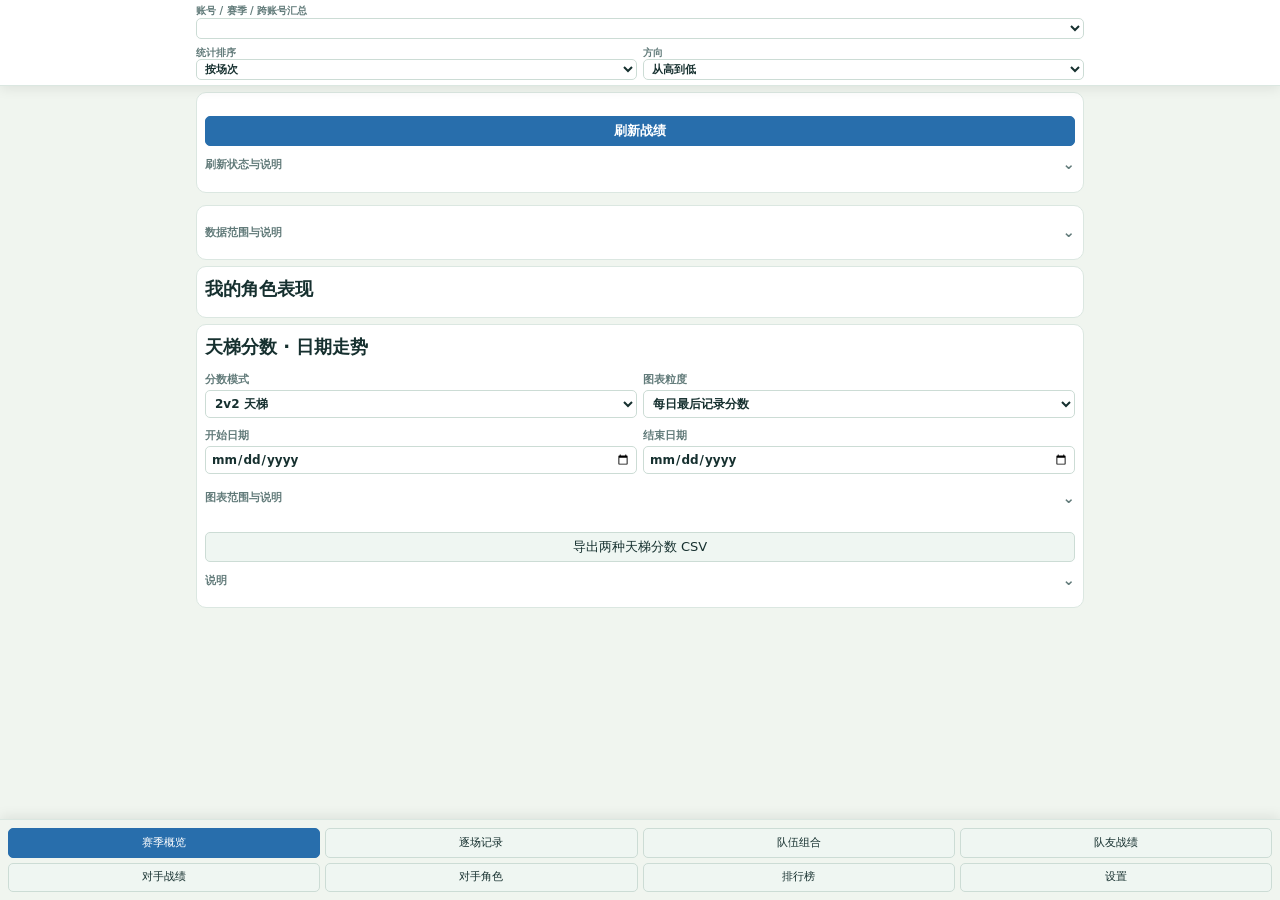
<file: android/assets/index.html>
<!doctype html><html lang="zh-CN"><head><meta charset="utf-8"><meta name="viewport" content="width=device-width,initial-scale=1,viewport-fit=cover"><title>星之翼 · 赛季战绩</title><link rel="stylesheet" href="style.css"></head><body><section id="topControls" class="panel topControls" aria-label="统计筛选"><div class="topControlsInner"><label>账号 / 赛季 / 跨账号汇总<select id="season"></select></label><div id="modeButtons" class="modes"></div><div id="account" class="muted"></div><div class="two"><label>统计排序<select id="sortBy"><option value="Games">按场次</option><option value="WinRate">按胜率</option></select></label><label>方向<select id="sortDir"><option value="desc">从高到低</option><option value="asc">从低到高</option></select></label></div></div></section><main>

<nav class="bottomNav" aria-label="分析菜单"><button data-tab="overview" class="active">赛季概览</button><button data-tab="records">逐场记录</button><button data-tab="teams">队伍组合</button><button data-tab="mates">队友战绩</button><button data-tab="opponents">对手战绩</button><button data-tab="pairs">对手角色</button><button data-tab="leaderboard">排行榜</button><button data-tab="data">设置</button></nav>
<details id="aggregateScope" class="panel" hidden><summary>选择汇总的账号和赛季</summary><p class="muted">按账号记录累计；同一局在多个账号中分别计数。分数走势按账号、赛季分别显示。</p><div class="actions"><button id="aggregateAll">全部选择</button><button id="aggregateNone">全部清除</button></div><div id="aggregateItems"></div></details>
<section id="overview" class="tab"><div class="panel refreshPanel"><button id="battleRefresh" class="primary wide">刷新战绩</button><details class="helpDisclosure"><summary>刷新状态与说明</summary><div id="battleRefreshStatus" role="status">刷新所选账号、赛季的四种模式；跳过完整记录，补查新增对局及缺失详情。跨账号 / 跨赛季汇总会依次刷新选中的真实账号赛季。首次使用某账号网页或登录过期时，请完成官网验证；刷新完成自动返回并合并。</div></details></div><div id="summary" class="kpis"></div><div class="panel"><details class="helpDisclosure"><summary>数据范围与说明</summary><div id="coverage"></div><div id="scope" class="muted"></div><div id="warnings" class="muted"></div></details></div><div class="panel"><h2>我的角色表现</h2><div id="roleList"></div></div><section id="scores" class="panel"><h2>天梯分数 · 日期走势</h2><div class="two"><label>分数模式<select id="scoreMode"><option value="22">2v2 天梯</option><option value="12">1v1 天梯</option><option value="both">1v1 + 2v2 分别展示</option></select></label><label>图表粒度<select id="scoreGranularity"><option value="daily">每日最后记录分数</option><option value="battle">逐场分数</option></select></label></div><div class="two"><label>开始日期<input id="scoreFrom" type="date"></label><label>结束日期<input id="scoreTo" type="date"></label></div><div id="scoreChart"></div><div id="scorePoint" role="status" class="muted"></div><details class="helpDisclosure"><summary>图表范围与说明</summary><div id="scoreSummary" class="muted"></div></details><div id="scoreTable" class="scroll"></div><button id="scoreCsv" class="wide">导出两种天梯分数 CSV</button><details class="helpDisclosure"><summary>说明</summary><p class="muted">来自已取得的本人战前 / 战后分数；每日取最后一个有分数记录的实际战后分数。两种天梯分别绘制，不相加；匹配没有天梯分数。缺失日期和对局不插值。旧版分析缓存若无分数，请重新导入原始官网 JSON，或开启增量获取补齐分数。</p></details></section></section>
<section id="pairs" class="tab panel" hidden><h2>对手角色胜率</h2><div class="two"><label>我的角色<select id="myRole"></select></label><label>最少场数<input id="pairMin" type="number" min="1" value="1"></label></div><details class="helpDisclosure"><summary>说明</summary><p id="pairNote" class="muted"></p></details><div id="pairList"></div><button id="morePairs" class="wide" hidden>显示更多对位</button></section>
<section id="teams" class="tab panel" hidden><h2>我方组合 / 组合对位</h2><div class="two"><label>我的实际角色<select id="teamMine"></select></label><label>队友实际角色<select id="teamAlly"></select></label></div><div class="two"><label>完整队友昵称<select id="teamMate"><option value="">全部队友</option></select></label><label>最少场数<input id="teamMin" type="number" min="1" value="1"></label></div><label>统计类型<select id="teamKind"><option value="overall">我方组合整体表现</option><option value="versus">我方组合面对敌方组合</option></select></label><details class="helpDisclosure"><summary>说明</summary><p id="teamScope" class="muted"></p></details><div id="teamList"></div><button id="moreTeams" class="wide" hidden>显示更多组合</button></section>
<section id="mates" class="tab panel" hidden><h2>队友战绩</h2><label>完整队友昵称<input id="mateFilter" placeholder="留空显示全部"></label><details class="helpDisclosure"><summary>说明</summary><p id="mateScope" class="muted"></p></details><div id="mateList"></div></section>
<section id="opponents" class="tab panel" hidden><h2>对手战绩</h2><div class="two"><label>选择对手<select id="opponentSelect"><option value="">全部对手</option></select></label><label>搜索昵称<input id="opponentSearch" placeholder="输入对手名称"></label></div><details class="helpDisclosure"><summary>说明</summary><p class="muted">胜率为你对该玩家的胜率；同局同一对手计一次。</p></details><div id="opponentList"></div><button id="opponentCsv">导出对手统计 CSV</button></section>

<section id="leaderboard" class="tab panel" hidden><h2>天梯排行榜</h2><div class="two"><label>区服<select id="rankRegion"><option value="101">国服</option><option value="102">亚服</option><option value="103">日本服</option></select></label><label>天梯榜模式<select id="rankMode"><option value="22">2v2 天梯</option><option value="12">1v1 天梯</option></select></label></div><div class="two"><label>榜单赛季<select id="rankSeason"><option value="@current">当前赛季</option></select></label><label>搜索昵称<input id="rankSearch" placeholder="输入玩家昵称"></label></div><button id="rankRefresh" class="primary wide">刷新排行榜</button><div id="leaderboardStatus" role="status" class="muted"></div><div id="leaderboardInfo" class="small"></div><div id="leaderboardScope" class="small"></div><details class="helpDisclosure"><summary>排行榜与交手统计说明</summary><p class="muted">榜单来自官网公开天梯排名，目前每张榜返回前 100 名。榜单赛季可独立选择；交手场数与胜率使用顶部所选账号、赛季和对战模式的已导入记录，胜率是你对该玩家的胜率。无交手记录显示 0 场 / —。缺失的历史战绩不会补造。联网失败保留缓存，请留意榜单更新时间。</p></details><div id="leaderboardList"></div></section>
<section id="records" class="tab panel" hidden><h2>逐场记录</h2><details class="helpDisclosure"><summary>说明</summary><p class="muted">左侧我方，右侧敌方；中间为胜负与本局积分增减。玩家旁显示战前 → 战后分数。积分增减 = 本人战后分数 − 战前分数。时间为北京时间。</p></details><div id="recordList"></div><button id="moreRecords" class="wide" hidden>显示更多记录</button></section>
<section id="data" class="tab panel" hidden><h2>设置</h2><div class="actions"><button class="primary" id="import">导入 / 合并 JSON</button><button id="fetch">官网获取战绩</button></div><details class="helpDisclosure"><summary>操作状态</summary><div id="status" role="status">正在读取本机数据…</div></details><h3>本机数据与导出</h3><div class="actions"><button id="exportSeason">导出当前选择 JSON</button><button id="exportAll">备份全部赛季 JSON</button></div><label>统计表格<select id="csvKind"><option value="pairs">四模式个人角色对位</option><option value="teams">2v2 队伍组合 / 组合对位</option><option value="mates">2v2 队友战绩</option></select></label><button id="csv" class="wide">导出完整统计 CSV</button><details class="helpDisclosure"><summary>说明</summary><p class="muted">CSV 默认包含当前账号赛季的全部适用模式；选择全部模式时导出合计。其他筛选不影响导出。单赛季 JSON 与 Windows 战绩分析版互通；全部赛季备份也可在新版电脑端导入。</p></details><label>主题颜色<select id="colorTheme"><option value="light">浅色主题</option><option value="dark">深色主题</option></select></label><label>文字大小<select id="fontScale"><option value="0.5">50%</option><option value="0.6">60%</option><option value="0.75">75%</option><option value="0.9">90%</option><option value="1">100%</option><option value="1.25">125%</option><option value="1.5">150%</option></select></label><div id="cache"></div><details class="helpDisclosure"><summary>统计口径与使用方法</summary><p>四种模式分别计算。1v1 对位统计双方阵容角色共同出现时的整场结果；2v2 个人对位只计算本人角色，同场相同敌方角色计一次。</p><p>队伍组合包含双方各两人，A+B 与 B+A 合并，A+A 保留。无法识别本人时，完整双方队伍仍可用于不带个人筛选的组合统计。</p><p>多次查询按完整对局 ID 去重，保留此前独有记录，补齐个人与队伍详情。不同账号、区服、赛季分别保存。字段冲突时取消本批次。</p><p>“分页已读完”不表示整季记录齐全。页面会与官网天梯汇总比较，缺失场次不会补造。导出前请注意记录范围。</p><p>官网获取：进入官网页登录并绑定角色，然后点击顶部“选择赛季并获取”。可选当前或历史赛季，完成后点击“返回分析”。也可导入电脑已有 JSON。</p><p>数据保存在应用内部；卸载前请备份。应用内自动保留上一次成功导入前的备份，可在下面恢复。</p></details><div class="actions bottom"><button id="demo">查看演示数据</button><button id="restore">恢复上次导入前备份</button></div><details class="helpDisclosure"><summary>关于</summary><footer>个人分析工具 · 数据来源：星之翼官网</footer></details></section>
</main><script src="avatars.js"></script><script src="core.js"></script><script src="leaderboard-core.js"></script><script src="leaderboard-ui.js"></script><script src="battle-refresh.js"></script><script src="app.js"></script></body></html>
</file>
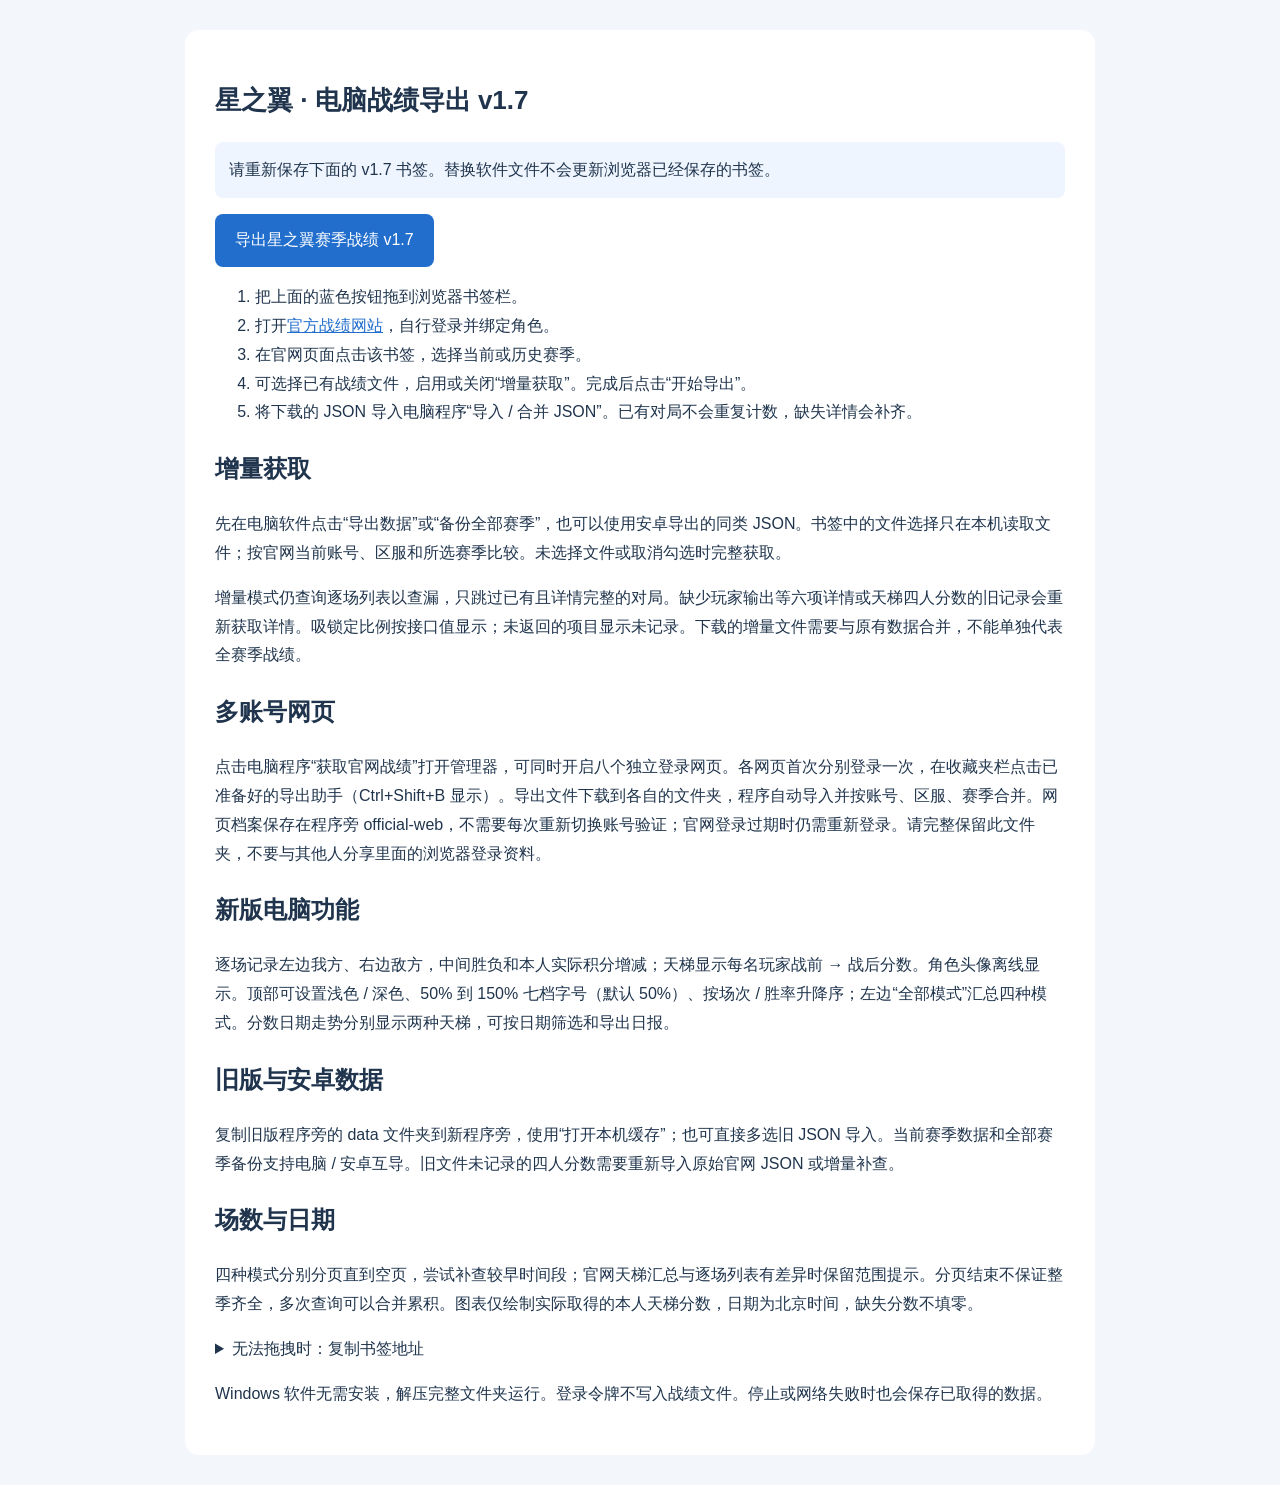
<file: tools/official/官网导出指南.html>
<!doctype html><html lang="zh-CN"><meta charset="UTF-8"><meta name="viewport" content="width=device-width,initial-scale=1"><title>星之翼战绩导出 v1.7</title><style>body{margin:0;padding:30px;font:16px/1.8 'Microsoft YaHei',sans-serif;color:#20354d;background:#f3f6fa}main{max-width:850px;margin:auto;background:white;padding:30px;border-radius:14px}h1{font-size:26px}a{color:#216ecd}.bookmark{display:inline-block;background:#216ecd;color:white;padding:12px 20px;border-radius:8px;text-decoration:none}.tip{background:#eef5ff;padding:14px;border-radius:8px}textarea{width:100%;height:100px;font:12px monospace;box-sizing:border-box}</style><main><h1>星之翼 · 电脑战绩导出 v1.7</h1><p class="tip">请重新保存下面的 v1.7 书签。替换软件文件不会更新浏览器已经保存的书签。</p><p><a id="bookmark" class="bookmark" href="javascript:void(async()%3D%3E%7B(()%20%3D%3E%20%7B%0A%20%20'use%20strict'%3B%0A%20%20const%20allowed%20%3D%20new%20Set(%5B'season_list'%2C'season_show'%2C'battle_summary'%2C'battle_seasonsummary'%2C'battle_list'%2C'battle_detail1v1'%2C'battle_detail2v2'%2C'roles'%2C'role_list'%5D)%3B%0A%20%20const%20language%20%3D%20%7B%20'zh-CN'%3A%20%5B'zh-cn'%2C'XZY'%5D%2C%20'zh-Hans'%3A%20%5B'zh-cn'%2C'XZY'%5D%2C%20'zh-HK'%3A%20%5B'zh-tw'%2C'XZYGAT'%5D%2C%20'zh-Hant'%3A%20%5B'zh-tw'%2C'XZYGAT'%5D%2C%20'zh-TW'%3A%20%5B'zh-tw'%2C'XZYGAT'%5D%2C%20en%3A%5B'en-us'%2C'XZYSteam'%5D%2C%20'en-US'%3A%5B'en-us'%2C'XZYSteam'%5D%2C%20ja%3A%5B'ja-jp'%2C'XZYJP'%5D%20%7D%3B%0A%20%20const%20selectedRegionEndpoints%20%3D%20new%20Set(%5B'season_show'%2C'battle_summary'%2C'battle_seasonsummary'%2C'battle_list'%2C'roles'%2C'role_list'%5D)%3B%0A%20%20%2F%2F%20The%20official%20client%20keeps%20UI%20language%20and%20selected%20account%20region%20separate.%0A%20%20function%20requestInfo(endpoint)%20%7B%0A%20%20%20%20const%20ui%3Dlanguage%5BlocalStorage.getItem('i18nextLng')%5D%7C%7Clanguage%5B'zh-CN'%5D%3B%0A%20%20%20%20const%20selected%3DlocalStorage.getItem('xzy_select_lang')%3B%0A%20%20%20%20const%20region%3DselectedRegionEndpoints.has(endpoint)%26%26selected%3F(language%5Bselected%5D%7C%7Clanguage%5B'zh-CN'%5D)%3Aui%3B%0A%20%20%20%20return%20%7Blanguage%3Aui%5B0%5D%2CgameCode%3Aregion%5B1%5D%7D%3B%0A%20%20%7D%0A%20%20%2F%2F%20Preserve%20long%20battle%20IDs%20before%20JSON.parse%20can%20round%20them%20to%20JS%20numbers.%0A%20%20function%20lossless(text)%20%7B%0A%20%20%20%20let%20out%3D''%2C%20quoted%3Dfalse%2C%20escaped%3Dfalse%3B%0A%20%20%20%20for(let%20i%3D0%3Bi%3Ctext.length%3Bi%2B%2B)%20%7B%0A%20%20%20%20%20%20const%20c%3Dtext%5Bi%5D%3B%0A%20%20%20%20%20%20if(quoted)%20%7B%20out%2B%3Dc%3B%20if(escaped)escaped%3Dfalse%3Belse%20if(c%3D%3D%3D'%5C%5C')escaped%3Dtrue%3Belse%20if(c%3D%3D%3D'%22')quoted%3Dfalse%3B%20continue%3B%20%7D%0A%20%20%20%20%20%20if(c%3D%3D%3D'%22')%7Bquoted%3Dtrue%3Bout%2B%3Dc%3Bcontinue%3B%7D%0A%20%20%20%20%20%20if(c%3D%3D%3D'-'%20%7C%7C%20%2F%5Cd%2F.test(c))%20%7B%0A%20%20%20%20%20%20%20%20const%20m%3Dtext.slice(i).match(%2F%5E-%3F%5Cd%2B(%3F%3A%5C.%5Cd%2B)%3F(%3F%3A%5BeE%5D%5B%2B-%5D%3F%5Cd%2B)%3F%2F)%3B%0A%20%20%20%20%20%20%20%20if(m)%7Bconst%20num%3Dm%5B0%5D%3Bout%2B%3D%2F%5E-%3F%5Cd%7B16%2C%7D%24%2F.test(num)%3FJSON.stringify(num)%3Anum%3Bi%2B%3Dnum.length-1%3Bcontinue%3B%7D%0A%20%20%20%20%20%20%7D%0A%20%20%20%20%20%20out%2B%3Dc%3B%0A%20%20%20%20%7D%0A%20%20%20%20return%20JSON.parse(out)%3B%0A%20%20%7D%0A%20%20function%20context()%20%7B%0A%20%20%20%20let%20user%3D%7B%7D%3Btry%7Buser%3DJSON.parse(localStorage.getItem('userInfo')%7C%7C'%7B%7D')%3B%7Dcatch%7B%7D%0A%20%20%20%20return%20%7B%20loggedIn%3A!!localStorage.getItem('token')%2C%20uid%3AString(localStorage.getItem('selected_role_id')%7C%7Cuser.role_id%7C%7C'')%2C%20name%3AString(user.role_name%7C%7C'')%2C%20gameCode%3ArequestInfo('battle_list').gameCode%20%7D%3B%0A%20%20%7D%0A%20%20async%20function%20api(endpoint%2Cquery)%20%7B%0A%20%20%20%20if(location.origin!%3D%3D'https%3A%2F%2Fxzy.shengtiangames.com'%20%7C%7C%20!allowed.has(endpoint))throw%20Error('%E8%AF%B7%E6%B1%82%E6%9D%A5%E6%BA%90%E6%88%96%E6%8E%A5%E5%8F%A3%E4%B8%8D%E5%8C%B9%E9%85%8D%E3%80%82')%3B%0A%20%20%20%20const%20token%3DlocalStorage.getItem('token')%3B%0A%20%20%20%20if(!token%20%26%26%20endpoint!%3D%3D'season_list')throw%20Error('%E8%AF%B7%E5%85%88%E5%9C%A8%E5%AE%98%E6%96%B9%E7%99%BB%E5%BD%95%E9%A1%B5%E7%99%BB%E5%BD%95%E5%B9%B6%E7%BB%91%E5%AE%9A%E8%A7%92%E8%89%B2%E3%80%82')%3B%0A%20%20%20%20const%20info%3DrequestInfo(endpoint)%3B%0A%20%20%20%20const%20headers%3D%7Blang%3Ainfo.language%2C'game-code'%3Ainfo.gameCode%7D%3Bif(token)headers.token%3Dtoken%3B%0A%20%20%20%20const%20url%3Dnew%20URL('%2Fmini-game%2Fxzy%2Fbattle-record%2F'%2Bendpoint%2Clocation.origin)%3B%0A%20%20%20%20for(const%20%5Bkey%2Cvalue%5Dof%20Object.entries(query%7C%7C%7B%7D))if(value!%3D%3Dnull%26%26value!%3D%3Dundefined)url.searchParams.set(key%2CString(value))%3B%0A%20%20%20%20const%20abort%3Dnew%20AbortController()%3Bconst%20timer%3DsetTimeout(()%3D%3Eabort.abort()%2C25000)%3B%0A%20%20%20%20try%20%7B%0A%20%20%20%20%20%20const%20response%3Dawait%20fetch(url%2C%7Bmethod%3A'GET'%2Cheaders%2Ccredentials%3A'same-origin'%2Csignal%3Aabort.signal%7D)%3B%0A%20%20%20%20%20%20if(!response.ok)%7Bconst%20error%3DError('%E5%AE%98%E6%96%B9%E6%8E%A5%E5%8F%A3%20HTTP%20'%2Bresponse.status)%3Berror.code%3D'HTTP%20'%2Bresponse.status%3Berror.auth%3D%5B401%2C403%5D.includes(response.status)%3Bthrow%20error%3B%7D%0A%20%20%20%20%20%20return%20lossless(await%20response.text())%3B%0A%20%20%20%20%7Dfinally%7BclearTimeout(timer)%3B%7D%0A%20%20%7D%0A%20%20window.__xzyStatsCollector%3D%7Bcontext%2Capi%2Clossless%2CrequestInfo%2Casync%20dispatch(spec)%7B%0A%20%20%20%20try%7Bconst%20data%3Dspec.kind%3D%3D%3D'context'%3Fcontext()%3Aawait%20api(spec.endpoint%2Cspec.query)%3Bchrome.webview.postMessage(%7Bbridge%3A'xzy-stats'%2Cid%3Aspec.id%2Cok%3Atrue%2Cdata%7D)%3B%7D%0A%20%20%20%20catch(e)%7Bchrome.webview.postMessage(%7Bbridge%3A'xzy-stats'%2Cid%3Aspec.id%2Cok%3Afalse%2Cerror%3AString(e.message%7C%7C'%E8%AF%B7%E6%B1%82%E5%A4%B1%E8%B4%A5')%7D)%3B%7D%0A%20%20%7D%7D%3B%0A%7D)()%3B%0A%0A(async()%3D%3E%7B%0A%20%20if(location.origin!%3D%3D'https%3A%2F%2Fxzy.shengtiangames.com'%7C%7Clocation.pathname!%3D%3D'%2Fgamerecords_2%2Fdist%2Findex.html')%7Balert('%E8%AF%B7%E5%85%88%E6%89%93%E5%BC%80%E6%98%9F%E4%B9%8B%E7%BF%BC%E5%AE%98%E6%96%B9%E6%88%98%E7%BB%A9%E7%BD%91%E9%A1%B5%E5%B9%B6%E7%99%BB%E5%BD%95%EF%BC%8C%E5%86%8D%E7%82%B9%E5%87%BB%E6%AD%A4%E4%B9%A6%E7%AD%BE%E3%80%82')%3Breturn%3B%7D%0A%20%20if(document.getElementById('xzy-season-export-progress'))%7Balert('%E6%AD%A3%E5%9C%A8%E5%AF%BC%E5%87%BA%EF%BC%8C%E8%AF%B7%E7%AD%89%E5%BE%85%E6%88%96%E5%81%9C%E6%AD%A2%E5%BD%93%E5%89%8D%E4%BB%BB%E5%8A%A1%E3%80%82')%3Breturn%3B%7D%0A%20%20const%20api%3Dwindow.__xzyStatsCollector%2Ccontext%3Dapi.context()%3B%0A%20%20if(!context.loggedIn%7C%7C!context.uid)%7Balert('%E8%AF%B7%E5%85%88%E5%9C%A8%E5%BD%93%E5%89%8D%E6%B5%8F%E8%A7%88%E5%99%A8%E7%9A%84%E5%AE%98%E7%BD%91%E9%A1%B5%E9%9D%A2%E7%99%BB%E5%BD%95%E5%B9%B6%E7%BB%91%E5%AE%9A%E6%B8%B8%E6%88%8F%E8%A7%92%E8%89%B2%EF%BC%8C%E5%86%8D%E5%AF%BC%E5%87%BA%E6%88%98%E7%BB%A9%E3%80%82')%3Breturn%3B%7D%0A%20%20const%20box%3Ddocument.createElement('div')%3Bbox.id%3D'xzy-season-export-progress'%3Bbox.style.cssText%3D'position%3Afixed%3Bz-index%3A2147483647%3Btop%3A16px%3Bright%3A16px%3Bwidth%3Acalc(100vw%20-%2032px)%3Bmax-width%3A340px%3Bbox-sizing%3Aborder-box%3Bpadding%3A18px%3Bbackground%3A%23fff%3Bcolor%3A%23173052%3Bborder%3A2px%20solid%20%232870c8%3Bborder-radius%3A12px%3Bbox-shadow%3A0%208px%2030px%20%230004%3Bfont%3A14px%2F1.7%20sans-serif'%3B%0A%20%20const%20title%3Ddocument.createElement('strong')%3Btitle.textContent%3D'%E6%98%9F%E4%B9%8B%E7%BF%BC%20%C2%B7%20%E7%94%B5%E8%84%91%E6%88%98%E7%BB%A9%E5%AF%BC%E5%87%BA%20v1.7'%3Bconst%20label%3Ddocument.createElement('div')%3Blabel.textContent%3D'%E6%AD%A3%E5%9C%A8%E8%AF%BB%E5%8F%96%E5%AE%98%E7%BD%91%E8%B5%9B%E5%AD%A3%E5%88%97%E8%A1%A8%E2%80%A6'%3Bconst%20note%3Ddocument.createElement('div')%3Bnote.style.fontSize%3D'12px'%3Bnote.textContent%3D'%E6%8C%89%E5%9B%9B%E7%A7%8D%E6%A8%A1%E5%BC%8F%E5%88%86%E5%88%AB%E8%AF%BB%E5%8F%96%EF%BC%8C%E5%B9%B6%E6%A0%B8%E5%AF%B9%E5%AE%98%E7%BD%91%E5%A4%A9%E6%A2%AF%E6%B1%87%E6%80%BB%E3%80%82'%3Bconst%20stop%3Ddocument.createElement('button')%3Bstop.textContent%3D'%E5%81%9C%E6%AD%A2%E5%B9%B6%E5%AF%BC%E5%87%BA%E5%B7%B2%E5%8F%96%E5%BE%97%E6%95%B0%E6%8D%AE'%3Bstop.style.cssText%3D'margin-top%3A10px%3Bpadding%3A6px%2010px%3Bcursor%3Apointer'%3Bbox.append(title%2Clabel%2Cnote%2Cstop)%3Bdocument.body.append(box)%3B%0Alet%20importedSnapshots%3D%5B%5D%2CcacheLoaded%3Dfalse%3B%0Aconst%20incremental%3Ddocument.createElement('input')%3Bincremental.type%3D'checkbox'%3Bincremental.disabled%3Dtrue%3Bincremental.id%3D'xzy-incremental-checkbox'%3B%0Aconst%20cacheFile%3Ddocument.createElement('input')%3BcacheFile.type%3D'file'%3BcacheFile.accept%3D'.json%2Capplication%2Fjson'%3BcacheFile.id%3D'xzy-cache-file'%3BcacheFile.style.cssText%3D'max-width%3A100%25%3Bfont-size%3A12px'%3B%0Aconst%20settings%3Ddocument.createElement('div')%2CoptionLabel%3Ddocument.createElement('label')%2CcacheStatus%3Ddocument.createElement('div')%3BoptionLabel.append(incremental%2Cdocument.createTextNode('%20%E5%A2%9E%E9%87%8F%E8%8E%B7%E5%8F%96%EF%BC%9A%E8%B7%B3%E8%BF%87%E5%B7%B2%E5%AF%BC%E5%85%A5%E4%B8%94%E8%AF%A6%E6%83%85%E5%AE%8C%E6%95%B4%E7%9A%84%E5%AF%B9%E5%B1%80'))%3Bsettings.style.cssText%3D'margin%3A8px%200%3Bpadding%3A8px%3Bbackground%3A%23eef5ff%3Bfont-size%3A12px'%3BcacheStatus.textContent%3D'%E5%8F%AF%E9%80%89%EF%BC%9A%E9%80%89%E6%8B%A9%E7%94%B5%E8%84%91%E6%88%96%E5%AE%89%E5%8D%93%E5%AF%BC%E5%87%BA%E7%9A%84%E6%88%98%E7%BB%A9%20JSON%20%2F%20%E5%85%A8%E9%83%A8%E8%B5%9B%E5%AD%A3%E5%A4%87%E4%BB%BD%E3%80%82%E6%9C%AA%E9%80%89%E6%96%87%E4%BB%B6%E6%97%B6%E5%AE%8C%E6%95%B4%E8%8E%B7%E5%8F%96%E3%80%82'%3Bsettings.append(optionLabel%2CcacheFile%2CcacheStatus)%3Bbox.insertBefore(settings%2Cnote)%3B%0AcacheFile.onchange%3Dasync()%3D%3E%7B%0A%20%20cacheLoaded%3Dfalse%3Bincremental.checked%3Dfalse%3Bincremental.disabled%3Dtrue%3BimportedSnapshots%3D%5B%5D%3B%0A%20%20const%20file%3DcacheFile.files%5B0%5D%3Bif(!file)return%3BcacheStatus.textContent%3D'%E6%AD%A3%E5%9C%A8%E8%AF%BB%E5%8F%96%E6%9C%AC%E6%9C%BA%E6%88%98%E7%BB%A9%E6%96%87%E4%BB%B6%E2%80%A6'%3B%0A%20%20try%7B%0A%20%20%20%20if(file.size%3E64*1024*1024)throw%20Error('%E6%96%87%E4%BB%B6%E8%B6%85%E8%BF%87%2064%20MB')%3B%0A%20%20%20%20const%20obj%3Dapi.lossless(await%20file.text())%3B%0A%20%20%20%20const%20snapshots%3Dobj.Format%3D%3D%3D'XZY-BattleArchive'%26%26obj.Version%3D%3D%3D1%3Fobj.Snapshots%3Aobj.Format%3D%3D%3D'XZY-BattleStats'%26%26obj.Version%3D%3D%3D1%3F%5Bobj%5D%3Anull%3B%0A%20%20%20%20if(!Array.isArray(snapshots)%7C%7C!snapshots.length%7C%7Csnapshots.length%3E500)throw%20Error('%E8%AF%B7%E9%80%89%E6%8B%A9%E5%88%86%E6%9E%90%E7%A8%8B%E5%BA%8F%E2%80%9C%E5%AF%BC%E5%87%BA%E6%95%B0%E6%8D%AE%E2%80%9D%E6%88%96%E2%80%9C%E5%A4%87%E4%BB%BD%E5%85%A8%E9%83%A8%E8%B5%9B%E5%AD%A3%E2%80%9D%E7%94%9F%E6%88%90%E7%9A%84%20JSON')%3B%0A%20%20%20%20const%20keys%3Dnew%20Set()%3Blet%20total%3D0%3B%0A%20%20%20%20for(const%20s%20of%20snapshots)%7B%0A%20%20%20%20%20%20if(s.Format!%3D%3D'XZY-BattleStats'%7C%7Cs.Version!%3D%3D1%7C%7Ctypeof%20s.Uid!%3D%3D'string'%7C%7C!s.Uid%7C%7Ctypeof%20s.GameCode!%3D%3D'string'%7C%7C!s.GameCode%7C%7C!Number.isSafeInteger(s.SeasonCode)%7C%7C!Array.isArray(s.Battles)%7C%7Cs.Battles.length%3E150000)throw%20Error('%E8%B4%A6%E5%8F%B7%E3%80%81%E8%B5%9B%E5%AD%A3%E6%88%96%E6%88%98%E7%BB%A9%E6%A0%BC%E5%BC%8F%E6%97%A0%E6%95%88')%3B%0A%20%20%20%20%20%20const%20key%3DJSON.stringify(%5Bs.GameCode%2Cs.Uid%2Cs.SeasonCode%2C!!s.Demo%5D)%3Bif(keys.has(key))throw%20Error('%E5%90%8C%E8%B4%A6%E5%8F%B7%E8%B5%9B%E5%AD%A3%E9%87%8D%E5%A4%8D%EF%BC%8C%E8%AF%B7%E5%85%88%E5%9C%A8%E5%88%86%E6%9E%90%E7%A8%8B%E5%BA%8F%E4%B8%AD%E5%90%88%E5%B9%B6')%3Bkeys.add(key)%3Bconst%20ids%3Dnew%20Set()%3B%0A%20%20%20%20%20%20for(const%20b%20of%20s.Battles)%7Bif(typeof%20b.Id!%3D%3D'string'%7C%7C!b.Id%7C%7Cids.has(b.Id)%7C%7C!%5B11%2C12%2C21%2C22%5D.includes(b.Mode)%7C%7C!Number.isSafeInteger(b.Start)%7C%7C!%5B'win'%2C'loss'%5D.includes(b.Result)%7C%7C!%5B'Damage'%2C'Kills'%2C'Deaths'%5D.every(k%3D%3ENumber.isSafeInteger(b%5Bk%5D)%26%26b%5Bk%5D%3E%3D0)%7C%7Ctypeof%20b.Mvp!%3D%3D'boolean')throw%20Error('%E9%80%90%E5%9C%BA%E8%AE%B0%E5%BD%95%E5%AD%97%E6%AE%B5%E6%97%A0%E6%95%88')%3Bids.add(b.Id)%3B%7D%0A%20%20%20%20%20%20total%2B%3Ds.Battles.length%3B%0A%20%20%20%20%7D%0A%20%20%20%20importedSnapshots%3Dsnapshots%3BcacheLoaded%3Dtrue%3Bincremental.disabled%3Dfalse%3Bincremental.checked%3Dtrue%3BcacheStatus.textContent%3D'%E5%B7%B2%E8%AF%BB%E5%8F%96%20'%2Bsnapshots.length%2B'%20%E4%B8%AA%E8%B4%A6%E5%8F%B7%E8%B5%9B%E5%AD%A3%EF%BC%8C%E5%85%B1%20'%2Btotal%2B'%20%E5%9C%BA%E3%80%82%E6%8C%89%E5%BD%93%E5%89%8D%E5%AE%98%E7%BD%91%E8%B4%A6%E5%8F%B7%E3%80%81%E5%8C%BA%E6%9C%8D%E5%92%8C%E6%89%80%E9%80%89%E8%B5%9B%E5%AD%A3%E6%AF%94%E8%BE%83%EF%BC%9B%E5%8F%96%E6%B6%88%E5%8B%BE%E9%80%89%E5%8F%AF%E5%AE%8C%E6%95%B4%E8%8E%B7%E5%8F%96%E3%80%82%E6%96%87%E4%BB%B6%E4%BF%9D%E7%95%99%E5%9C%A8%E6%9C%AC%E6%9C%BA%E3%80%82'%3B%0A%20%20%7Dcatch(e)%7BcacheStatus.textContent%3D'%E8%AF%BB%E5%8F%96%E5%A4%B1%E8%B4%A5%EF%BC%9A'%2Be.message%2B'%EF%BC%9B%E4%BB%8D%E5%8F%AF%E5%AE%8C%E6%95%B4%E5%AF%BC%E5%87%BA%E3%80%82'%3B%7D%0A%7D%3B%0Aconst%20knownRecords%3D(game%2Cuid%2Cseason)%3D%3E%7B%0A%20%20const%20enabled%3DcacheLoaded%26%26incremental.checked%3B%0A%20%20const%20matches%3Denabled%3FimportedSnapshots.filter(s%3D%3E!s.Demo%26%26s.GameCode%3D%3D%3Dgame%26%26s.Uid%3D%3D%3Duid%26%26s.SeasonCode%3D%3D%3Dseason)%3A%5B%5D%3B%0A%20%20const%20validScore%3Dn%3D%3ENumber.isSafeInteger(n)%26%26n%3E%3D0%26%26n%3C%3D1000000%3B%0A%20%20const%20complete%3Db%3D%3E%5Bb.MyTeamPlayers%2Cb.EnemyTeamPlayers%5D.every(ps%3D%3EArray.isArray(ps)%26%26ps.length%3D%3D%3D(b.Mode%3E20%3F2%3A1)%26%26ps.every(p%3D%3E(b.Mode%3E20%3F%5B'ExportDamage'%2C'Debarrass'%2C'BeatCnt'%2C'BeatedCnt'%2C'BeatFreidnCnt'%2C'BeatAwakeCnt'%5D%3A%5B'ExportDamage'%2C'AliveCnt'%2C'BeatAwakeCnt'%5D).every(k%3D%3ENumber.isSafeInteger(p%5Bk%5D)%26%26p%5Bk%5D%3E%3D0)))%26%26b.DetailStatus%3D%3D%3D'ok'%26%26Array.isArray(b.MyRoles)%26%26b.MyRoles.length%3E0%26%26Array.isArray(b.EnemyRoles)%26%26b.EnemyRoles.length%3E0%26%26(b.Mode%3C20%7C%7C(b.TeamDetailStatus%3D%3D%3D'ok'%26%26(b.AllyUid%7C%7Cb.AllyName)))%26%26(!%5B12%2C22%5D.includes(b.Mode)%7C%7C(validScore(b.ScoreBefore)%26%26validScore(b.ScoreAfter)%26%26%5Bb.MyTeamPlayers%2Cb.EnemyTeamPlayers%5D.every(ps%3D%3EArray.isArray(ps)%26%26ps.length%3D%3D%3D(b.Mode%3D%3D%3D22%3F2%3A1)%26%26ps.every(p%3D%3EvalidScore(p.ScoreBefore)%26%26validScore(p.ScoreAfter)))))%3B%0A%20%20return%20JSON.stringify(%7BEnabled%3Aenabled%2CRecords%3Amatches.flatMap(s%3D%3Es.Battles.map(b%3D%3E(%7BId%3Ab.Id%2CMode%3Ab.Mode%2CStart%3Ab.Start%2CResult%3Ab.Result%2CDamage%3Ab.Damage%2CKills%3Ab.Kills%2CDeaths%3Ab.Deaths%2CMvp%3Ab.Mvp%2CComplete%3A!!complete(b)%7D)))%7D)%3B%0A%7D%3B%0Aconst%20receiveExport%3Dtext%3D%3E%7B%0A%20%20const%20obj%3DJSON.parse(text)%2Cblob%3Dnew%20Blob(%5Btext%5D%2C%7Btype%3A'application%2Fjson%3Bcharset%3Dutf-8'%7D)%2Curl%3DURL.createObjectURL(blob)%2Clink%3Ddocument.createElement('a')%3Blink.href%3Durl%3Blink.download%3D'%E6%98%9F%E4%B9%8B%E7%BF%BC-'%2Bobj.SeasonName%2B'-'%2Bobj.Uid%2B'-%E5%AE%98%E7%BD%91%E6%88%98%E7%BB%A9.json'%3Blink.click()%3BsetTimeout(()%3D%3EURL.revokeObjectURL(url)%2C60000)%3B%0A%7D%3B%0Awindow.XzyExport%3D%7BknownRecords%2CreceiveExport%7D%3B%0A%0A%20%20let%20cancelled%3Dfalse%2Craw%3Dnull%3Bstop.onclick%3D()%3D%3E%7Bcancelled%3Dtrue%3Blabel.textContent%3D'%E6%AD%A3%E5%9C%A8%E5%81%9C%E6%AD%A2%EF%BC%8C%E7%AD%89%E5%BE%85%E5%BD%93%E5%89%8D%E5%8F%AA%E8%AF%BB%E8%AF%B7%E6%B1%82%E7%BB%93%E6%9D%9F%E2%80%A6'%3B%7D%3B%0A%20%20const%20pause%3Dms%3D%3Enew%20Promise(r%3D%3EsetTimeout(r%2Cms))%3B%0A%20%20const%20call%3Dasync(endpoint%2Cquery%2Cretries%3D1)%3D%3E%7Blet%20last%3Bfor(let%20i%3D0%3Bi%3Cretries%3Bi%2B%2B)%7Bif(cancelled)throw%20Error('%E5%B7%B2%E5%81%9C%E6%AD%A2%E5%AF%BC%E5%87%BA%E3%80%82')%3Btry%7Bawait%20pause(220)%3Bconst%20r%3Dawait%20api.api(endpoint%2Cquery)%3Bif(Number(r.code)!%3D%3D0)%7Bconst%20err%3DError(r.msg%7C%7C'%E5%AE%98%E6%96%B9%E6%8E%A5%E5%8F%A3%E6%9A%82%E4%B8%8D%E5%8F%AF%E7%94%A8')%3Berr.code%3Dr.code%3Berr.auth%3D%5B401%2C402%2C600%5D.includes(Number(r.code))%3Bthrow%20err%3B%7Dreturn%20r.data%3B%7Dcatch(e)%7Bif(!e.endpoint)%7Bconst%20info%3Dapi.requestInfo(endpoint)%3Be.endpoint%3Dendpoint%3Be.message%3Dendpoint%2B'%20%5B'%2B(e.code%3F%3F'%E8%AF%B7%E6%B1%82%E5%A4%B1%E8%B4%A5')%2B'%EF%BC%8C'%2Binfo.gameCode%2B'%EF%BC%8C'%2Binfo.language%2B'%5D%EF%BC%9A'%2BString(e.message%7C%7C'%E8%AF%BB%E5%8F%96%E5%A4%B1%E8%B4%A5')%3B%7Dlast%3De%3Bif(e.auth)throw%20e%3Bif(i%2B1%3Cretries)await%20pause(600*(i%2B1))%3B%7D%7Dthrow%20last%3B%7D%3B%0A%20%20const%20download%3D()%3D%3E%7BXzyExport.receiveExport(JSON.stringify(raw))%3B%7D%3B%0A%20%20try%7B%0A%20%20%20%20const%20now%3DMath.floor(Date.now()%2F1000)%2Cseasons%3Dawait%20call('season_list')%3Bif(!Array.isArray(seasons))throw%20Error('%E5%AE%98%E7%BD%91%E8%B5%9B%E5%AD%A3%E5%88%97%E8%A1%A8%E7%BB%93%E6%9E%84%E5%8F%91%E7%94%9F%E5%8F%98%E5%8C%96%E3%80%82')%3B%0A%20%20%20%20const%20available%3Dseasons.filter(s%3D%3ENumber(s.StartTime)%3E0%26%26Number(s.StartTime)%3C%3Dnow%26%26Number(s.EndTime)%3ENumber(s.StartTime)).sort((a%2Cb)%3D%3ENumber(b.StartTime)-Number(a.StartTime))%3Bif(!available.length)throw%20Error('%E5%AE%98%E7%BD%91%E6%9C%AA%E6%8F%90%E4%BE%9B%E5%8F%AF%E5%AF%BC%E5%87%BA%E7%9A%84%E8%B5%9B%E5%AD%A3%EF%BC%8C%E8%AF%B7%E6%A3%80%E6%9F%A5%E7%94%B5%E8%84%91%E6%97%A5%E6%9C%9F%E3%80%82')%3B%0A%20%20%20%20const%20current%3Davailable.find(s%3D%3Enow%3CNumber(s.EndTime))%3B%0A%20%20%20%20const%20picker%3Ddocument.createElement('select')%3Bpicker.style.cssText%3D'padding%3A7px%3Bwidth%3A205px%3Bmargin-right%3A8px'%3Bfor(const%20s%20of%20available)%7Bconst%20option%3Ddocument.createElement('option')%3Boption.value%3DString(s.Code)%3Boption.textContent%3Ds.Name%2B(s%3D%3D%3Dcurrent%3F'%EF%BC%88%E5%BD%93%E5%89%8D%E8%B5%9B%E5%AD%A3%EF%BC%89'%3A'%EF%BC%88%E5%8E%86%E5%8F%B2%E8%B5%9B%E5%AD%A3%EF%BC%89')%3Bpicker.append(option)%3B%7Dpicker.value%3DString((current%7C%7Cavailable%5B0%5D).Code)%3B%0A%20%20%20%20const%20begin%3Ddocument.createElement('button')%3Bbegin.textContent%3D'%E5%BC%80%E5%A7%8B%E5%AF%BC%E5%87%BA'%3Bbegin.style.cssText%3D'padding%3A7px%3Bcursor%3Apointer'%3Bconst%20controls%3Ddocument.createElement('div')%3Bcontrols.style.cssText%3D'margin%3A8px%200'%3Blabel.textContent%3D'%E8%AF%B7%E9%80%89%E6%8B%A9%E8%A6%81%E5%AF%BC%E5%87%BA%E7%9A%84%E8%B5%9B%E5%AD%A3%EF%BC%8C%E5%86%8D%E7%82%B9%E5%87%BB%E2%80%9C%E5%BC%80%E5%A7%8B%E5%AF%BC%E5%87%BA%E2%80%9D%E3%80%82'%3Bstop.textContent%3D'%E5%8F%96%E6%B6%88'%3B%0A%20%20%20%20const%20season%3Dawait%20new%20Promise(resolve%3D%3E%7Bbegin.onclick%3D()%3D%3Eresolve(available.find(s%3D%3EString(s.Code)%3D%3D%3Dpicker.value))%3Bstop.onclick%3D()%3D%3E%7Bcancelled%3Dtrue%3Bresolve(null)%3B%7D%3Bcontrols.append(picker%2Cbegin)%3Bbox.insertBefore(controls%2Cnote)%3B%7D)%3B%0A%20%20%20%20if(!season%7C%7Ccancelled)throw%20Error('%E5%B7%B2%E5%8F%96%E6%B6%88%E5%AF%BC%E5%87%BA%E3%80%82')%3Bpicker.disabled%3Dbegin.disabled%3Dtrue%3Bstop.textContent%3D'%E5%81%9C%E6%AD%A2%E5%B9%B6%E5%AF%BC%E5%87%BA%E5%B7%B2%E5%8F%96%E5%BE%97%E6%95%B0%E6%8D%AE'%3Bstop.onclick%3D()%3D%3E%7Bcancelled%3Dtrue%3Blabel.textContent%3D'%E6%AD%A3%E5%9C%A8%E5%81%9C%E6%AD%A2%EF%BC%8C%E7%AD%89%E5%BE%85%E5%BD%93%E5%89%8D%E5%8F%AA%E8%AF%BB%E8%AF%B7%E6%B1%82%E7%BB%93%E6%9D%9F%E2%80%A6'%3B%7D%3B%0A%20%20%20%20raw%3D%7BFormat%3A'XZY-RawBattleStats'%2CVersion%3A1%2CUid%3Acontext.uid%2CName%3Acontext.name%2CGameCode%3Acontext.gameCode%2CSeasonCode%3ANumber(season.Code)%2CSeasonName%3Aseason.Name%2CSeasonStart%3ANumber(season.StartTime)%2CSeasonEnd%3ANumber(season.EndTime)%2CDataAsOf%3Anow%2CListComplete%3Afalse%2CWarnings%3A%5B%5D%2COfficialSummary%3Anull%2CRoles%3Anull%2CMatches%3A%5B%5D%7D%3B%0A%20%20%20%20const%20knownData%3Dtypeof%20XzyExport.knownRecords%3D%3D%3D'function'%3FJSON.parse(XzyExport.knownRecords(context.gameCode%2Ccontext.uid%2CNumber(season.Code)))%3A%7BEnabled%3Afalse%2CRecords%3A%5B%5D%7D%3B%0A%20%20%20%20if(!Array.isArray(knownData.Records))throw%20Error('%E5%B7%B2%E5%AF%BC%E5%85%A5%E8%AE%B0%E5%BD%95%E7%B4%A2%E5%BC%95%E6%97%A0%E6%B3%95%E8%AF%86%E5%88%AB%EF%BC%8C%E8%AF%B7%E5%85%B3%E9%97%AD%E5%A2%9E%E9%87%8F%E8%8E%B7%E5%8F%96%E5%90%8E%E9%87%8D%E8%AF%95%E3%80%82')%3B%0A%20%20%20%20const%20known%3Dnew%20Map(knownData.Records.map(r%3D%3E%5BString(r.Id)%2Cr%5D))%3Braw.Incremental%3D%7BEnabled%3A!!knownData.Enabled%2CCompared%3Aknown.size%2CSkipped%3A0%2CNewRecords%3A0%2CRetriedDetails%3A0%7D%3B%0A%20%20%20%20const%20sameRow%3D(k%2Cr)%3D%3Ek.Mode%3D%3D%3DNumber(r.BattleType)%26%26k.Start%3D%3D%3DNumber(r.StartTime)%26%26%5Btrue%2Cfalse%2C1%2C0%2C'1'%2C'0'%2C'true'%2C'false'%5D.includes(r.BattleResult)%26%26k.Result%3D%3D%3D(%5Btrue%2C1%2C'1'%2C'true'%5D.includes(r.BattleResult)%3F'win'%3A'loss')%26%26k.Damage%3D%3D%3DNumber(r.TotalDamage%7C%7C0)%26%26k.Kills%3D%3D%3DNumber(r.BeatHeroNum%7C%7C0)%26%26k.Deaths%3D%3D%3DNumber(r.DeathHeroNum%7C%7C0)%26%26k.Mvp%3D%3D%3D%5Btrue%2C1%2C'1'%2C'true'%5D.includes(r.IsMvp)%3B%0A%20%20%20%20const%20cacheKey%3Dcontext.gameCode%2B'%7C'%2Bcontext.uid%2B'%7C'%2Bseason.Code%3B%0A%20%20%20%20const%20previous%3Dwindow.__xzyBattleExportMemory%3B%0A%20%20%20%20const%20cache%3Dincremental.checked%26%26previous%3F.key%3D%3D%3DcacheKey%3Fprevious.matches%3Anew%20Map()%3Bwindow.__xzyBattleExportMemory%3D%7Bkey%3AcacheKey%2Cmatches%3Acache%7D%3B%0A%20%20%20%20const%20listedMatches%3D%5B%5D%2Cseen%3Dnew%20Set()%2CmodeNames%3D%7B11%3A'1v1%20%E5%8C%B9%E9%85%8D'%2C12%3A'1v1%20%E5%A4%A9%E6%A2%AF'%2C21%3A'2v2%20%E5%8C%B9%E9%85%8D'%2C22%3A'2v2%20%E5%A4%A9%E6%A2%AF'%7D%2CrangeEnd%3DMath.min(now%2CNumber(season.EndTime))%3B%0A%20%20%20%20raw.ListAudit%3D%7BVersion%3A1%2CStrategy%3A'per-mode-until-empty-plus-earlier-range'%2CModes%3A%5B11%2C12%2C21%2C22%5D.map(Mode%3D%3E(%7BMode%2CPages%3A%5B%5D%2CEarlierProbes%3A%5B%5D%2CEmptyPageReached%3Afalse%7D))%7D%3B%0A%20%20%20%20const%20query%3D(mode%2Cend%2Cpage)%3D%3E(%7Brole_id%3Acontext.uid%2Cseason_code%3Aseason.Code%2Cmatch_type%3AString(mode)%2Ctime_start%3Aseason.StartTime%2Ctime_end%3Aend%2Cpage%7D)%3B%0A%20%20%20%20const%20modeRows%3Dmode%3D%3ElistedMatches.filter(m%3D%3ENumber(m.Row.BattleType)%3D%3D%3Dmode)%3B%0A%20%20%20%20const%20readRange%3Dasync(mode%2Cend%2Caudit%2Cfirst%3Dnull)%3D%3E%7B%0A%20%20%20%20%20%20for(let%20page%3D1%3Bpage%3C%3D10000%3Bpage%2B%2B)%7B%0A%20%20%20%20%20%20%20%20label.textContent%3D'%E8%AF%BB%E5%8F%96%20'%2Bseason.Name%2B'%20%2F%20'%2BmodeNames%5Bmode%5D%2B'%20%E7%AC%AC%20'%2Bpage%2B'%20%E9%A1%B5%EF%BC%9B%E5%8F%91%E7%8E%B0%20'%2BlistedMatches.length%2B'%20%E5%9C%BA%EF%BC%8C%E5%BE%85%E8%8E%B7%E5%8F%96%20'%2Braw.Matches.length%2B'%20%E5%9C%BA%E3%80%82'%3B%0A%20%20%20%20%20%20%20%20const%20list%3Dpage%3D%3D%3D1%26%26first!%3D%3Dnull%3Ffirst%3Aawait%20call('battle_list'%2Cquery(mode%2Cend%2Cpage)%2C3)%3Bif(!Array.isArray(list))throw%20Error('%E5%AE%98%E6%96%B9%E5%88%97%E8%A1%A8%E7%BB%93%E6%9E%84%E5%8F%91%E7%94%9F%E5%8F%98%E5%8C%96%E3%80%82')%3B%0A%20%20%20%20%20%20%20%20const%20trace%3D%7BPage%3Apage%2CTimeEnd%3Aend%2CCount%3Alist.length%2CAdded%3A0%7D%3Baudit.Pages.push(trace)%3B%0A%20%20%20%20%20%20%20%20if(!list.length)return%20true%3B%0A%20%20%20%20%20%20%20%20for(const%20row%20of%20list)%7B%0A%20%20%20%20%20%20%20%20%20%20const%20id%3DString(row.BattleId%3F%3F'')%3Bif(!id)throw%20Error('%E5%AE%98%E7%BD%91%E8%BF%94%E5%9B%9E%E4%BA%86%E7%BC%BA%E5%B0%91%20ID%20%E7%9A%84%E5%AF%B9%E5%B1%80%E3%80%82')%3B%0A%20%20%20%20%20%20%20%20%20%20if(Number(row.BattleType)!%3D%3Dmode)throw%20Error('%E5%AE%98%E7%BD%91%E6%9C%AA%E6%8C%89%20'%2BmodeNames%5Bmode%5D%2B'%20%E7%AD%9B%E9%80%89%EF%BC%8C%E5%B7%B2%E5%81%9C%E6%AD%A2%E4%BB%A5%E5%85%8D%E6%B7%B7%E5%85%A5%E5%85%B6%E4%BB%96%E6%A8%A1%E5%BC%8F%E3%80%82')%3B%0A%20%20%20%20%20%20%20%20%20%20if(Number(row.StartTime)%3CNumber(season.StartTime)%7C%7CNumber(row.StartTime)%3Eend)throw%20Error('%E5%AE%98%E7%BD%91%E8%BF%94%E5%9B%9E%E4%BA%86%E6%9F%A5%E8%AF%A2%E6%97%B6%E9%97%B4%E4%B9%8B%E5%A4%96%E7%9A%84%E8%AE%B0%E5%BD%95%EF%BC%8C%E5%B7%B2%E5%81%9C%E6%AD%A2%E3%80%82')%3B%0A%20%20%20%20%20%20%20%20%20%20if(seen.has(id))continue%3Bseen.add(id)%3Btrace.Added%2B%2B%3BlistedMatches.push(%7BRow%3Arow%7D)%3B%0A%20%20%20%20%20%20%20%20%20%20const%20existing%3Dknown.get(id)%3Bif(knownData.Enabled%26%26existing%26%26existing.Complete%26%26sameRow(existing%2Crow))%7Braw.Incremental.Skipped%2B%2B%3Bcontinue%3B%7D%0A%20%20%20%20%20%20%20%20%20%20if(knownData.Enabled%26%26existing)raw.Incremental.RetriedDetails%2B%2B%3Belse%20raw.Incremental.NewRecords%2B%2B%3B%0A%20%20%20%20%20%20%20%20%20%20row.BattleId%3Did%3Bconst%20old%3Dcache.get(id)%3Bconst%20reuse%3Dold%3F.Detail%26%26%5B'BattleType'%2C'BattleResult'%2C'StartTime'%2C'TotalDamage'%2C'BeatHeroNum'%2C'DeathHeroNum'%5D.every(k%3D%3EString(old.Row%5Bk%5D)%3D%3D%3DString(row%5Bk%5D))%3B%0A%20%20%20%20%20%20%20%20%20%20raw.Matches.push(%7BRow%3Arow%2CDetail%3Areuse%3Fold.Detail%3Anull%2CError%3A''%7D)%3B%0A%20%20%20%20%20%20%20%20%7D%0A%20%20%20%20%20%20%20%20if(!trace.Added)throw%20Error('%E5%AE%98%E7%BD%91%E9%87%8D%E5%A4%8D%E8%BF%94%E5%9B%9E%E5%90%8C%E4%B8%80%E9%A1%B5%EF%BC%8C%E5%88%97%E8%A1%A8%E5%B0%9A%E6%9C%AA%E5%AE%8C%E6%95%B4%E3%80%82')%3B%0A%20%20%20%20%20%20%7D%0A%20%20%20%20%20%20throw%20Error('%E5%88%97%E8%A1%A8%E8%BE%BE%E5%88%B0%E5%88%86%E9%A1%B5%E4%B8%8A%E9%99%90%EF%BC%8C%E5%BD%93%E5%89%8D%E6%95%B0%E6%8D%AE%E4%B8%8D%E5%AE%8C%E6%95%B4%E3%80%82')%3B%0A%20%20%20%20%7D%3B%0A%20%20%20%20for(const%20audit%20of%20raw.ListAudit.Modes)audit.EmptyPageReached%3Dawait%20readRange(audit.Mode%2CrangeEnd%2Caudit)%3B%0A%20%20%20%20raw.ListComplete%3Draw.ListAudit.Modes.every(a%3D%3Ea.EmptyPageReached)%3B%0A%20%20%20%20%2F%2F%20These%20enrich%20the%20export%3B%20their%20failure%20must%20not%20discard%20a%20valid%20battle%20list.%0A%20%20%20%20try%7Braw.OfficialSummary%3Dawait%20call('battle_seasonsummary'%2C%7Brole_id%3Acontext.uid%2Cseason_code%3Aseason.Code%7D)%3B%7Dcatch(e)%7Bif(cancelled)throw%20e%3Braw.Warnings.push('%E5%AE%98%E6%96%B9%E8%B5%9B%E5%AD%A3%E6%B1%87%E6%80%BB%E6%9C%AA%E5%8F%96%E5%BE%97%EF%BC%8C%E7%BB%9F%E8%AE%A1%E4%BB%A5%E9%80%90%E5%9C%BA%E8%AE%B0%E5%BD%95%E4%B8%BA%E5%87%86%E3%80%82'%2Be.message)%3B%7D%0A%20%20%20%20try%7Braw.Roles%3Dawait%20call('roles')%3B%7Dcatch(e)%7Bif(cancelled)throw%20e%3Braw.Warnings.push('%E8%A7%92%E8%89%B2%E7%9B%AE%E5%BD%95%E6%9C%AA%E5%8F%96%E5%BE%97%EF%BC%8C%E5%B0%86%E5%B0%9D%E8%AF%95%E4%BD%BF%E7%94%A8%E8%AF%A6%E6%83%85%E4%B8%AD%E7%9A%84%E8%A7%92%E8%89%B2%E5%AD%97%E6%AE%B5%E3%80%82'%2Be.message)%3B%7D%0A%20%20%20%20%2F%2F%20Check%20before%20the%20oldest%20returned%20row%3B%20this%20can%20also%20bypass%20a%20range%2Fresult%20cap.%0A%20%20%20%20for(const%20audit%20of%20raw.ListAudit.Modes)%7B%0A%20%20%20%20%20%20for(let%20attempt%3D0%3Battempt%3C20%3Battempt%2B%2B)%7B%0A%20%20%20%20%20%20%20%20const%20rows%3DmodeRows(audit.Mode)%3Bif(!rows.length)break%3Bconst%20earliest%3DMath.min(...rows.map(m%3D%3ENumber(m.Row.StartTime)))%3Bif(earliest%3C%3DNumber(season.StartTime))break%3B%0A%20%20%20%20%20%20%20%20const%20end%3Dearliest-1%3Blabel.textContent%3D'%E5%A4%8D%E6%A0%B8%20'%2BmodeNames%5Baudit.Mode%5D%2B'%20%E8%BE%83%E6%97%A9%E6%97%B6%E9%97%B4%E6%AE%B5%EF%BC%9B%E5%B7%B2%E5%8F%96%E5%BE%97%20'%2Brows.length%2B'%20%E5%9C%BA%E3%80%82'%3B%0A%20%20%20%20%20%20%20%20try%7B%0A%20%20%20%20%20%20%20%20%20%20const%20older%3Dawait%20call('battle_list'%2Cquery(audit.Mode%2Cend%2C1)%2C3)%3Bif(!Array.isArray(older))throw%20Error('%E8%BE%83%E6%97%A9%E6%97%B6%E9%97%B4%E6%AE%B5%E5%88%97%E8%A1%A8%E7%BB%93%E6%9E%84%E5%8F%91%E7%94%9F%E5%8F%98%E5%8C%96%E3%80%82')%3B%0A%20%20%20%20%20%20%20%20%20%20audit.EarlierProbes.push(%7BTimeStart%3ANumber(season.StartTime)%2CTimeEnd%3Aend%2CFirstPageCount%3Aolder.length%7D)%3B%0A%20%20%20%20%20%20%20%20%20%20if(!older.length)break%3B%0A%20%20%20%20%20%20%20%20%20%20if(older.some(r%3D%3ENumber(r.StartTime)%3Eend%7C%7CNumber(r.StartTime)%3CNumber(season.StartTime)))%7Braw.Warnings.push('%E8%BE%83%E6%97%A9%E6%97%B6%E9%97%B4%E6%AE%B5%E5%A4%8D%E6%A0%B8%EF%BC%9A%E5%AE%98%E7%BD%91%E6%9C%AA%E9%81%B5%E5%BE%AA%E6%97%B6%E9%97%B4%E7%AD%9B%E9%80%89%EF%BC%8C%E6%9C%AA%E5%90%88%E5%B9%B6%E8%BF%99%E4%BA%9B%E8%BF%94%E5%9B%9E%E8%AE%B0%E5%BD%95%E3%80%82')%3Bbreak%3B%7D%0A%20%20%20%20%20%20%20%20%20%20await%20readRange(audit.Mode%2Cend%2Caudit%2Colder)%3Bif(attempt%3D%3D%3D19)raw.Warnings.push('%E8%BE%83%E6%97%A9%E6%97%B6%E9%97%B4%E6%AE%B5%E8%A1%A5%E6%9F%A5%E8%BE%BE%E5%88%B0%E6%AC%A1%E6%95%B0%E4%B8%8A%E9%99%90%EF%BC%8C%E4%BB%8D%E4%B8%8D%E8%83%BD%E7%A1%AE%E8%AE%A4%E6%95%B4%E5%AD%A3%E8%A6%86%E7%9B%96%E3%80%82')%3B%0A%20%20%20%20%20%20%20%20%7Dcatch(e)%7Bif(cancelled%7C%7Ce.auth)throw%20e%3Braw.Warnings.push('%E8%BE%83%E6%97%A9%E6%97%B6%E9%97%B4%E6%AE%B5%E5%A4%8D%E6%A0%B8%E6%9C%AA%E5%AE%8C%E6%88%90%EF%BC%9A'%2Be.message)%3Bbreak%3B%7D%0A%20%20%20%20%20%20%7D%0A%20%20%20%20%20%20const%20rows%3DmodeRows(audit.Mode)%3Baudit.Count%3Drows.length%3Baudit.FirstTime%3Drows.length%3FMath.min(...rows.map(m%3D%3ENumber(m.Row.StartTime)))%3Anull%3Baudit.LastTime%3Drows.length%3FMath.max(...rows.map(m%3D%3ENumber(m.Row.StartTime)))%3Anull%3B%0A%20%20%20%20%20%20const%20total%3Draw.OfficialSummary%3F.%5Baudit.Mode%3D%3D%3D12%3F'T1'%3Aaudit.Mode%3D%3D%3D22%3F'T2'%3A''%5D%3F.TotalCnt%3Baudit.OfficialCount%3Dtotal%3D%3D%3Dundefined%3Fnull%3ANumber(total)%3B%0A%20%20%20%20%20%20if(audit.OfficialCount!%3D%3Dnull%26%26Number.isFinite(audit.OfficialCount)%26%26audit.Count!%3D%3Daudit.OfficialCount)raw.Warnings.push('%5B%E5%9C%BA%E6%95%B0%E6%A0%B8%E5%AF%B9%5D%20'%2BmodeNames%5Baudit.Mode%5D%2B'%EF%BC%9A%E5%AE%98%E7%BD%91%E6%B1%87%E6%80%BB%20'%2Baudit.OfficialCount%2B'%20%E5%9C%BA%EF%BC%8C%E9%80%90%E5%9C%BA%E5%88%97%E8%A1%A8%20'%2Baudit.Count%2B'%20%E5%9C%BA%EF%BC%8C%E7%9B%B8%E5%B7%AE%20'%2BMath.abs(audit.Count-audit.OfficialCount)%2B'%20%E5%9C%BA%E3%80%82%E5%88%86%E9%A1%B5%E7%BB%93%E6%9D%9F%E4%B8%8D%E4%BB%A3%E8%A1%A8%E6%95%B4%E5%AD%A3%E8%AE%B0%E5%BD%95%E9%BD%90%E5%85%A8%EF%BC%9B%E8%A7%92%E8%89%B2%E3%80%81%E9%98%9F%E4%BC%8D%E5%92%8C%E9%98%9F%E5%8F%8B%E7%BB%9F%E8%AE%A1%E4%BB%85%E4%BD%BF%E7%94%A8%E5%8F%96%E5%BE%97%E7%9A%84%E9%80%90%E5%9C%BA%E8%AE%B0%E5%BD%95%E3%80%82')%3B%0A%20%20%20%20%7D%0A%20%20%20%20let%20missing%3D0%2Cdone%3D0%3Bconst%20todo%3Draw.Matches.filter(m%3D%3E!m.Detail)%3B%0A%20%20%20%20for(const%20match%20of%20todo)%7Blabel.textContent%3D'%E5%88%97%E8%A1%A8%20'%2Braw.Matches.length%2B'%20%E5%9C%BA%EF%BC%9B%E6%AD%A3%E5%9C%A8%E8%A1%A5%E9%BD%90%E8%A7%92%E8%89%B2%E8%AF%A6%E6%83%85%20'%2B(%2B%2Bdone)%2B'%20%2F%20'%2Btodo.length%2B'%E3%80%82'%3Btry%7Bmatch.Detail%3Dawait%20call(Number(match.Row.BattleType)%3C20%3F'battle_detail1v1'%3A'battle_detail2v2'%2C%7Bid%3Amatch.Row.BattleId%7D%2C3)%3Bcache.set(match.Row.BattleId%2Cmatch)%3B%7Dcatch(e)%7Bmatch.Error%3DString(e.message%7C%7C'%E8%AF%BB%E5%8F%96%E8%AF%A6%E6%83%85%E5%A4%B1%E8%B4%A5')%3Bmissing%2B%2B%3Bif(e.auth%7C%7Ccancelled)throw%20e%3B%7D%7D%0A%20%20%20%20if(missing)raw.Warnings.push(missing%2B'%20%E5%9C%BA%E8%A7%92%E8%89%B2%E8%AF%A6%E6%83%85%E6%9A%82%E6%9C%AA%E5%8F%96%E5%BE%97%EF%BC%9B%E8%BF%99%E4%BA%9B%E5%9C%BA%E6%AC%A1%E4%BB%8D%E8%AE%A1%E5%85%A5%E6%80%BB%E6%88%98%E7%BB%A9%E3%80%82')%3Bif(raw.Incremental.Enabled)raw.Warnings.push('%E5%A2%9E%E9%87%8F%E8%8E%B7%E5%8F%96%EF%BC%9A%E5%AF%B9%E6%AF%94%E5%B7%B2%E5%AF%BC%E5%85%A5%20'%2Braw.Incremental.Compared%2B'%20%E5%9C%BA%EF%BC%8C%E8%B7%B3%E8%BF%87%E5%AE%8C%E6%95%B4%E5%AF%B9%E5%B1%80%20'%2Braw.Incremental.Skipped%2B'%20%E5%9C%BA%EF%BC%8C%E6%96%B0%E8%AE%B0%E5%BD%95%20'%2Braw.Incremental.NewRecords%2B'%20%E5%9C%BA%EF%BC%8C%E9%87%8D%E8%AF%95%E5%B7%B2%E6%9C%89%E8%AF%A6%E6%83%85%20'%2Braw.Incremental.RetriedDetails%2B'%20%E5%9C%BA%E3%80%82%E6%9C%AC%E6%AC%A1%E5%88%97%E8%A1%A8%E4%BB%8D%E5%AE%8C%E6%95%B4%E6%9F%A5%E8%AF%A2%EF%BC%8C%E7%94%A8%E4%BA%8E%E5%8F%91%E7%8E%B0%E6%BC%8F%E8%AE%B0%EF%BC%9B%E7%B4%AF%E8%AE%A1%E8%A6%86%E7%9B%96%E4%BB%A5%E5%90%88%E5%B9%B6%E5%90%8E%E6%A0%B8%E5%AF%B9%E4%B8%BA%E5%87%86%E3%80%82')%3Bdownload()%3Blabel.textContent%3D(raw.Incremental.Enabled%3F'%E5%A2%9E%E9%87%8F%E5%AE%8C%E6%88%90%EF%BC%9A%E6%96%B0%E5%A2%9E%20'%2Braw.Incremental.NewRecords%2B'%20%E5%9C%BA%EF%BC%8C%E8%B7%B3%E8%BF%87%20'%2Braw.Incremental.Skipped%2B'%20%E5%9C%BA%EF%BC%8C%E8%AF%A6%E6%83%85%E9%87%8D%E8%AF%95%20'%2Braw.Incremental.RetriedDetails%2B'%20%E5%9C%BA%E3%80%82'%3A'%E5%B7%B2%E5%AF%BC%E5%87%BA%20'%2Braw.Matches.length%2B'%20%E5%9C%BA%20'%2Bseason.Name%2B'%20%E9%80%90%E5%9C%BA%E8%AE%B0%E5%BD%95%E3%80%82')%2B(raw.Warnings.some(w%3D%3Ew.startsWith('%5B%E5%9C%BA%E6%95%B0%E6%A0%B8%E5%AF%B9%5D'))%3F'%E5%9C%BA%E6%95%B0%E4%B8%8E%E5%AE%98%E7%BD%91%E6%B1%87%E6%80%BB%E4%B8%8D%E5%90%8C%EF%BC%8C%E8%AF%B7%E6%9F%A5%E7%9C%8B%E7%A8%8B%E5%BA%8F%E4%B8%AD%E7%9A%84%E7%BC%BA%E5%8F%A3%E6%8F%90%E7%A4%BA%E3%80%82'%3A'%E5%B7%B2%E4%B8%8B%E8%BD%BD%20JSON%EF%BC%8C%E8%AF%B7%E5%9B%9E%E7%94%B5%E8%84%91%E7%A8%8B%E5%BA%8F%E5%AF%BC%E5%85%A5%E5%90%88%E5%B9%B6%E3%80%82')%3Bbox.dataset.finished%3D'true'%3Bstop.textContent%3D'%E5%85%B3%E9%97%AD%E6%8F%90%E7%A4%BA'%3Bstop.onclick%3D()%3D%3Ebox.remove()%3B%0A%20%20%7Dcatch(e)%7Bif(raw%26%26raw.Matches.length)%7Braw.Warnings.push('%E5%AF%BC%E5%87%BA%E6%9C%AA%E5%AE%8C%E6%88%90%EF%BC%9A'%2BString(e.message%7C%7C'%E6%8E%A5%E5%8F%A3%E8%AF%BB%E5%8F%96%E5%A4%B1%E8%B4%A5'))%3Bdownload()%3Blabel.textContent%3D'%E5%B7%B2%E5%AF%BC%E5%87%BA%E5%BD%93%E5%89%8D%E5%8F%96%E5%BE%97%E7%9A%84%20'%2Braw.Matches.length%2B'%20%E5%9C%BA%EF%BC%9B'%2BString(e.message%7C%7C'%E8%AF%BB%E5%8F%96%E5%A4%B1%E8%B4%A5')%2B'%20%E8%AF%B7%E6%B3%A8%E6%84%8F%E6%95%B0%E6%8D%AE%E8%A6%86%E7%9B%96%E6%8F%90%E7%A4%BA%E3%80%82'%3B%7Delse%20label.textContent%3D'%E6%9C%AA%E5%AF%BC%E5%87%BA%EF%BC%9A'%2BString(e.message%7C%7C'%E8%AF%BB%E5%8F%96%E5%A4%B1%E8%B4%A5')%3Bif(e.auth)note.textContent%3DNumber(e.code)%3D%3D%3D402%3F'%E5%AE%98%E7%BD%91%E8%A6%81%E6%B1%82%E9%87%8D%E6%96%B0%E7%BB%91%E5%AE%9A%E8%A7%92%E8%89%B2%E3%80%82%E8%AF%B7%E5%9C%A8%E5%AE%98%E7%BD%91%E5%AE%8C%E6%88%90%E7%BB%91%E5%AE%9A%E5%90%8E%E5%86%8D%E6%AC%A1%E7%82%B9%E5%87%BB%E4%B9%A6%E7%AD%BE%E3%80%82'%3A'%E5%AE%98%E7%BD%91%E6%8B%92%E7%BB%9D%E4%BA%86%E5%BD%93%E5%89%8D%E7%99%BB%E5%BD%95%E7%8A%B6%E6%80%81%E3%80%82%E8%AF%B7%E5%88%B7%E6%96%B0%E5%AE%98%E7%BD%91%E7%A1%AE%E8%AE%A4%E6%88%98%E7%BB%A9%E8%83%BD%E9%87%8D%E6%96%B0%E5%8A%A0%E8%BD%BD%EF%BC%9B%E5%A6%82%E5%BC%B9%E5%87%BA%E7%99%BB%E5%BD%95%E6%A1%86%EF%BC%8C%E9%87%8D%E6%96%B0%E7%99%BB%E5%BD%95%E5%90%8E%E5%86%8D%E7%82%B9%E5%87%BB%E6%AD%A4%E4%B9%A6%E7%AD%BE%E3%80%82%E9%A1%B5%E9%9D%A2%E4%B8%8A%E4%BF%9D%E7%95%99%E7%9A%84%E6%97%A7%E6%88%98%E7%BB%A9%E4%B8%8D%E4%BB%A3%E8%A1%A8%E7%99%BB%E5%BD%95%E4%BB%8D%E6%9C%89%E6%95%88%E3%80%82'%3Bbox.dataset.finished%3D'true'%3Bstop.textContent%3D'%E5%85%B3%E9%97%AD%E6%8F%90%E7%A4%BA'%3Bstop.onclick%3D()%3D%3Ebox.remove()%3B%7D%0A%7D)()%3B%0A%7D)()%3B">导出星之翼赛季战绩 v1.7</a></p><ol><li>把上面的蓝色按钮拖到浏览器书签栏。</li><li>打开<a href="https://xzy.shengtiangames.com/gamerecords_2/dist/index.html#/pages/record/battle/index" target="_blank">官方战绩网站</a>，自行登录并绑定角色。</li><li>在官网页面点击该书签，选择当前或历史赛季。</li><li>可选择已有战绩文件，启用或关闭“增量获取”。完成后点击“开始导出”。</li><li>将下载的 JSON 导入电脑程序“导入 / 合并 JSON”。已有对局不会重复计数，缺失详情会补齐。</li></ol><h2>增量获取</h2><p>先在电脑软件点击“导出数据”或“备份全部赛季”，也可以使用安卓导出的同类 JSON。书签中的文件选择只在本机读取文件；按官网当前账号、区服和所选赛季比较。未选择文件或取消勾选时完整获取。</p><p>增量模式仍查询逐场列表以查漏，只跳过已有且详情完整的对局。缺少玩家输出等六项详情或天梯四人分数的旧记录会重新获取详情。吸锁定比例按接口值显示；未返回的项目显示未记录。下载的增量文件需要与原有数据合并，不能单独代表全赛季战绩。</p><h2>多账号网页</h2><p>点击电脑程序“获取官网战绩”打开管理器，可同时开启八个独立登录网页。各网页首次分别登录一次，在收藏夹栏点击已准备好的导出助手（Ctrl+Shift+B 显示）。导出文件下载到各自的文件夹，程序自动导入并按账号、区服、赛季合并。网页档案保存在程序旁 official-web，不需要每次重新切换账号验证；官网登录过期时仍需重新登录。请完整保留此文件夹，不要与其他人分享里面的浏览器登录资料。</p><h2>新版电脑功能</h2><p>逐场记录左边我方、右边敌方，中间胜负和本人实际积分增减；天梯显示每名玩家战前 → 战后分数。角色头像离线显示。顶部可设置浅色 / 深色、50% 到 150% 七档字号（默认 50%）、按场次 / 胜率升降序；左边“全部模式”汇总四种模式。分数日期走势分别显示两种天梯，可按日期筛选和导出日报。</p><h2>旧版与安卓数据</h2><p>复制旧版程序旁的 data 文件夹到新程序旁，使用“打开本机缓存”；也可直接多选旧 JSON 导入。当前赛季数据和全部赛季备份支持电脑 / 安卓互导。旧文件未记录的四人分数需要重新导入原始官网 JSON 或增量补查。</p><h2>场数与日期</h2><p>四种模式分别分页直到空页，尝试补查较早时间段；官网天梯汇总与逐场列表有差异时保留范围提示。分页结束不保证整季齐全，多次查询可以合并累积。图表仅绘制实际取得的本人天梯分数，日期为北京时间，缺失分数不填零。</p><details><summary>无法拖拽时：复制书签地址</summary><textarea readonly>javascript:void(async()=>{(() => {
  'use strict';
  const allowed = new Set(['season_list','season_show','battle_summary','battle_seasonsummary','battle_list','battle_detail1v1','battle_detail2v2','roles','role_list']);
  const language = { 'zh-CN': ['zh-cn','XZY'], 'zh-Hans': ['zh-cn','XZY'], 'zh-HK': ['zh-tw','XZYGAT'], 'zh-Hant': ['zh-tw','XZYGAT'], 'zh-TW': ['zh-tw','XZYGAT'], en:['en-us','XZYSteam'], 'en-US':['en-us','XZYSteam'], ja:['ja-jp','XZYJP'] };
  const selectedRegionEndpoints = new Set(['season_show','battle_summary','battle_seasonsummary','battle_list','roles','role_list']);
  // The official client keeps UI language and selected account region separate.
  function requestInfo(endpoint) {
    const ui=language[localStorage.getItem('i18nextLng')]||language['zh-CN'];
    const selected=localStorage.getItem('xzy_select_lang');
    const region=selectedRegionEndpoints.has(endpoint)&amp;&amp;selected?(language[selected]||language['zh-CN']):ui;
    return {language:ui[0],gameCode:region[1]};
  }
  // Preserve long battle IDs before JSON.parse can round them to JS numbers.
  function lossless(text) {
    let out='', quoted=false, escaped=false;
    for(let i=0;i&lt;text.length;i++) {
      const c=text[i];
      if(quoted) { out+=c; if(escaped)escaped=false;else if(c==='\\')escaped=true;else if(c==='&quot;')quoted=false; continue; }
      if(c==='&quot;'){quoted=true;out+=c;continue;}
      if(c==='-' || /\d/.test(c)) {
        const m=text.slice(i).match(/^-?\d+(?:\.\d+)?(?:[eE][+-]?\d+)?/);
        if(m){const num=m[0];out+=/^-?\d{16,}$/.test(num)?JSON.stringify(num):num;i+=num.length-1;continue;}
      }
      out+=c;
    }
    return JSON.parse(out);
  }
  function context() {
    let user={};try{user=JSON.parse(localStorage.getItem('userInfo')||'{}');}catch{}
    return { loggedIn:!!localStorage.getItem('token'), uid:String(localStorage.getItem('selected_role_id')||user.role_id||''), name:String(user.role_name||''), gameCode:requestInfo('battle_list').gameCode };
  }
  async function api(endpoint,query) {
    if(location.origin!=='https://xzy.shengtiangames.com' || !allowed.has(endpoint))throw Error('请求来源或接口不匹配。');
    const token=localStorage.getItem('token');
    if(!token &amp;&amp; endpoint!=='season_list')throw Error('请先在官方登录页登录并绑定角色。');
    const info=requestInfo(endpoint);
    const headers={lang:info.language,'game-code':info.gameCode};if(token)headers.token=token;
    const url=new URL('/mini-game/xzy/battle-record/'+endpoint,location.origin);
    for(const [key,value]of Object.entries(query||{}))if(value!==null&amp;&amp;value!==undefined)url.searchParams.set(key,String(value));
    const abort=new AbortController();const timer=setTimeout(()=>abort.abort(),25000);
    try {
      const response=await fetch(url,{method:'GET',headers,credentials:'same-origin',signal:abort.signal});
      if(!response.ok){const error=Error('官方接口 HTTP '+response.status);error.code='HTTP '+response.status;error.auth=[401,403].includes(response.status);throw error;}
      return lossless(await response.text());
    }finally{clearTimeout(timer);}
  }
  window.__xzyStatsCollector={context,api,lossless,requestInfo,async dispatch(spec){
    try{const data=spec.kind==='context'?context():await api(spec.endpoint,spec.query);chrome.webview.postMessage({bridge:'xzy-stats',id:spec.id,ok:true,data});}
    catch(e){chrome.webview.postMessage({bridge:'xzy-stats',id:spec.id,ok:false,error:String(e.message||'请求失败')});}
  }};
})();

(async()=>{
  if(location.origin!=='https://xzy.shengtiangames.com'||location.pathname!=='/gamerecords_2/dist/index.html'){alert('请先打开星之翼官方战绩网页并登录，再点击此书签。');return;}
  if(document.getElementById('xzy-season-export-progress')){alert('正在导出，请等待或停止当前任务。');return;}
  const api=window.__xzyStatsCollector,context=api.context();
  if(!context.loggedIn||!context.uid){alert('请先在当前浏览器的官网页面登录并绑定游戏角色，再导出战绩。');return;}
  const box=document.createElement('div');box.id='xzy-season-export-progress';box.style.cssText='position:fixed;z-index:2147483647;top:16px;right:16px;width:calc(100vw - 32px);max-width:340px;box-sizing:border-box;padding:18px;background:#fff;color:#173052;border:2px solid #2870c8;border-radius:12px;box-shadow:0 8px 30px #0004;font:14px/1.7 sans-serif';
  const title=document.createElement('strong');title.textContent='星之翼 · 电脑战绩导出 v1.7';const label=document.createElement('div');label.textContent='正在读取官网赛季列表…';const note=document.createElement('div');note.style.fontSize='12px';note.textContent='按四种模式分别读取，并核对官网天梯汇总。';const stop=document.createElement('button');stop.textContent='停止并导出已取得数据';stop.style.cssText='margin-top:10px;padding:6px 10px;cursor:pointer';box.append(title,label,note,stop);document.body.append(box);
let importedSnapshots=[],cacheLoaded=false;
const incremental=document.createElement('input');incremental.type='checkbox';incremental.disabled=true;incremental.id='xzy-incremental-checkbox';
const cacheFile=document.createElement('input');cacheFile.type='file';cacheFile.accept='.json,application/json';cacheFile.id='xzy-cache-file';cacheFile.style.cssText='max-width:100%;font-size:12px';
const settings=document.createElement('div'),optionLabel=document.createElement('label'),cacheStatus=document.createElement('div');optionLabel.append(incremental,document.createTextNode(' 增量获取：跳过已导入且详情完整的对局'));settings.style.cssText='margin:8px 0;padding:8px;background:#eef5ff;font-size:12px';cacheStatus.textContent='可选：选择电脑或安卓导出的战绩 JSON / 全部赛季备份。未选文件时完整获取。';settings.append(optionLabel,cacheFile,cacheStatus);box.insertBefore(settings,note);
cacheFile.onchange=async()=>{
  cacheLoaded=false;incremental.checked=false;incremental.disabled=true;importedSnapshots=[];
  const file=cacheFile.files[0];if(!file)return;cacheStatus.textContent='正在读取本机战绩文件…';
  try{
    if(file.size>64*1024*1024)throw Error('文件超过 64 MB');
    const obj=api.lossless(await file.text());
    const snapshots=obj.Format==='XZY-BattleArchive'&amp;&amp;obj.Version===1?obj.Snapshots:obj.Format==='XZY-BattleStats'&amp;&amp;obj.Version===1?[obj]:null;
    if(!Array.isArray(snapshots)||!snapshots.length||snapshots.length>500)throw Error('请选择分析程序“导出数据”或“备份全部赛季”生成的 JSON');
    const keys=new Set();let total=0;
    for(const s of snapshots){
      if(s.Format!=='XZY-BattleStats'||s.Version!==1||typeof s.Uid!=='string'||!s.Uid||typeof s.GameCode!=='string'||!s.GameCode||!Number.isSafeInteger(s.SeasonCode)||!Array.isArray(s.Battles)||s.Battles.length>150000)throw Error('账号、赛季或战绩格式无效');
      const key=JSON.stringify([s.GameCode,s.Uid,s.SeasonCode,!!s.Demo]);if(keys.has(key))throw Error('同账号赛季重复，请先在分析程序中合并');keys.add(key);const ids=new Set();
      for(const b of s.Battles){if(typeof b.Id!=='string'||!b.Id||ids.has(b.Id)||![11,12,21,22].includes(b.Mode)||!Number.isSafeInteger(b.Start)||!['win','loss'].includes(b.Result)||!['Damage','Kills','Deaths'].every(k=>Number.isSafeInteger(b[k])&amp;&amp;b[k]>=0)||typeof b.Mvp!=='boolean')throw Error('逐场记录字段无效');ids.add(b.Id);}
      total+=s.Battles.length;
    }
    importedSnapshots=snapshots;cacheLoaded=true;incremental.disabled=false;incremental.checked=true;cacheStatus.textContent='已读取 '+snapshots.length+' 个账号赛季，共 '+total+' 场。按当前官网账号、区服和所选赛季比较；取消勾选可完整获取。文件保留在本机。';
  }catch(e){cacheStatus.textContent='读取失败：'+e.message+'；仍可完整导出。';}
};
const knownRecords=(game,uid,season)=>{
  const enabled=cacheLoaded&amp;&amp;incremental.checked;
  const matches=enabled?importedSnapshots.filter(s=>!s.Demo&amp;&amp;s.GameCode===game&amp;&amp;s.Uid===uid&amp;&amp;s.SeasonCode===season):[];
  const validScore=n=>Number.isSafeInteger(n)&amp;&amp;n>=0&amp;&amp;n&lt;=1000000;
  const complete=b=>[b.MyTeamPlayers,b.EnemyTeamPlayers].every(ps=>Array.isArray(ps)&amp;&amp;ps.length===(b.Mode>20?2:1)&amp;&amp;ps.every(p=>(b.Mode>20?['ExportDamage','Debarrass','BeatCnt','BeatedCnt','BeatFreidnCnt','BeatAwakeCnt']:['ExportDamage','AliveCnt','BeatAwakeCnt']).every(k=>Number.isSafeInteger(p[k])&amp;&amp;p[k]>=0)))&amp;&amp;b.DetailStatus==='ok'&amp;&amp;Array.isArray(b.MyRoles)&amp;&amp;b.MyRoles.length>0&amp;&amp;Array.isArray(b.EnemyRoles)&amp;&amp;b.EnemyRoles.length>0&amp;&amp;(b.Mode&lt;20||(b.TeamDetailStatus==='ok'&amp;&amp;(b.AllyUid||b.AllyName)))&amp;&amp;(![12,22].includes(b.Mode)||(validScore(b.ScoreBefore)&amp;&amp;validScore(b.ScoreAfter)&amp;&amp;[b.MyTeamPlayers,b.EnemyTeamPlayers].every(ps=>Array.isArray(ps)&amp;&amp;ps.length===(b.Mode===22?2:1)&amp;&amp;ps.every(p=>validScore(p.ScoreBefore)&amp;&amp;validScore(p.ScoreAfter)))));
  return JSON.stringify({Enabled:enabled,Records:matches.flatMap(s=>s.Battles.map(b=>({Id:b.Id,Mode:b.Mode,Start:b.Start,Result:b.Result,Damage:b.Damage,Kills:b.Kills,Deaths:b.Deaths,Mvp:b.Mvp,Complete:!!complete(b)})))});
};
const receiveExport=text=>{
  const obj=JSON.parse(text),blob=new Blob([text],{type:'application/json;charset=utf-8'}),url=URL.createObjectURL(blob),link=document.createElement('a');link.href=url;link.download='星之翼-'+obj.SeasonName+'-'+obj.Uid+'-官网战绩.json';link.click();setTimeout(()=>URL.revokeObjectURL(url),60000);
};
window.XzyExport={knownRecords,receiveExport};

  let cancelled=false,raw=null;stop.onclick=()=>{cancelled=true;label.textContent='正在停止，等待当前只读请求结束…';};
  const pause=ms=>new Promise(r=>setTimeout(r,ms));
  const call=async(endpoint,query,retries=1)=>{let last;for(let i=0;i&lt;retries;i++){if(cancelled)throw Error('已停止导出。');try{await pause(220);const r=await api.api(endpoint,query);if(Number(r.code)!==0){const err=Error(r.msg||'官方接口暂不可用');err.code=r.code;err.auth=[401,402,600].includes(Number(r.code));throw err;}return r.data;}catch(e){if(!e.endpoint){const info=api.requestInfo(endpoint);e.endpoint=endpoint;e.message=endpoint+' ['+(e.code??'请求失败')+'，'+info.gameCode+'，'+info.language+']：'+String(e.message||'读取失败');}last=e;if(e.auth)throw e;if(i+1&lt;retries)await pause(600*(i+1));}}throw last;};
  const download=()=>{XzyExport.receiveExport(JSON.stringify(raw));};
  try{
    const now=Math.floor(Date.now()/1000),seasons=await call('season_list');if(!Array.isArray(seasons))throw Error('官网赛季列表结构发生变化。');
    const available=seasons.filter(s=>Number(s.StartTime)>0&amp;&amp;Number(s.StartTime)&lt;=now&amp;&amp;Number(s.EndTime)>Number(s.StartTime)).sort((a,b)=>Number(b.StartTime)-Number(a.StartTime));if(!available.length)throw Error('官网未提供可导出的赛季，请检查电脑日期。');
    const current=available.find(s=>now&lt;Number(s.EndTime));
    const picker=document.createElement('select');picker.style.cssText='padding:7px;width:205px;margin-right:8px';for(const s of available){const option=document.createElement('option');option.value=String(s.Code);option.textContent=s.Name+(s===current?'（当前赛季）':'（历史赛季）');picker.append(option);}picker.value=String((current||available[0]).Code);
    const begin=document.createElement('button');begin.textContent='开始导出';begin.style.cssText='padding:7px;cursor:pointer';const controls=document.createElement('div');controls.style.cssText='margin:8px 0';label.textContent='请选择要导出的赛季，再点击“开始导出”。';stop.textContent='取消';
    const season=await new Promise(resolve=>{begin.onclick=()=>resolve(available.find(s=>String(s.Code)===picker.value));stop.onclick=()=>{cancelled=true;resolve(null);};controls.append(picker,begin);box.insertBefore(controls,note);});
    if(!season||cancelled)throw Error('已取消导出。');picker.disabled=begin.disabled=true;stop.textContent='停止并导出已取得数据';stop.onclick=()=>{cancelled=true;label.textContent='正在停止，等待当前只读请求结束…';};
    raw={Format:'XZY-RawBattleStats',Version:1,Uid:context.uid,Name:context.name,GameCode:context.gameCode,SeasonCode:Number(season.Code),SeasonName:season.Name,SeasonStart:Number(season.StartTime),SeasonEnd:Number(season.EndTime),DataAsOf:now,ListComplete:false,Warnings:[],OfficialSummary:null,Roles:null,Matches:[]};
    const knownData=typeof XzyExport.knownRecords==='function'?JSON.parse(XzyExport.knownRecords(context.gameCode,context.uid,Number(season.Code))):{Enabled:false,Records:[]};
    if(!Array.isArray(knownData.Records))throw Error('已导入记录索引无法识别，请关闭增量获取后重试。');
    const known=new Map(knownData.Records.map(r=>[String(r.Id),r]));raw.Incremental={Enabled:!!knownData.Enabled,Compared:known.size,Skipped:0,NewRecords:0,RetriedDetails:0};
    const sameRow=(k,r)=>k.Mode===Number(r.BattleType)&amp;&amp;k.Start===Number(r.StartTime)&amp;&amp;[true,false,1,0,'1','0','true','false'].includes(r.BattleResult)&amp;&amp;k.Result===([true,1,'1','true'].includes(r.BattleResult)?'win':'loss')&amp;&amp;k.Damage===Number(r.TotalDamage||0)&amp;&amp;k.Kills===Number(r.BeatHeroNum||0)&amp;&amp;k.Deaths===Number(r.DeathHeroNum||0)&amp;&amp;k.Mvp===[true,1,'1','true'].includes(r.IsMvp);
    const cacheKey=context.gameCode+'|'+context.uid+'|'+season.Code;
    const previous=window.__xzyBattleExportMemory;
    const cache=incremental.checked&amp;&amp;previous?.key===cacheKey?previous.matches:new Map();window.__xzyBattleExportMemory={key:cacheKey,matches:cache};
    const listedMatches=[],seen=new Set(),modeNames={11:'1v1 匹配',12:'1v1 天梯',21:'2v2 匹配',22:'2v2 天梯'},rangeEnd=Math.min(now,Number(season.EndTime));
    raw.ListAudit={Version:1,Strategy:'per-mode-until-empty-plus-earlier-range',Modes:[11,12,21,22].map(Mode=>({Mode,Pages:[],EarlierProbes:[],EmptyPageReached:false}))};
    const query=(mode,end,page)=>({role_id:context.uid,season_code:season.Code,match_type:String(mode),time_start:season.StartTime,time_end:end,page});
    const modeRows=mode=>listedMatches.filter(m=>Number(m.Row.BattleType)===mode);
    const readRange=async(mode,end,audit,first=null)=>{
      for(let page=1;page&lt;=10000;page++){
        label.textContent='读取 '+season.Name+' / '+modeNames[mode]+' 第 '+page+' 页；发现 '+listedMatches.length+' 场，待获取 '+raw.Matches.length+' 场。';
        const list=page===1&amp;&amp;first!==null?first:await call('battle_list',query(mode,end,page),3);if(!Array.isArray(list))throw Error('官方列表结构发生变化。');
        const trace={Page:page,TimeEnd:end,Count:list.length,Added:0};audit.Pages.push(trace);
        if(!list.length)return true;
        for(const row of list){
          const id=String(row.BattleId??'');if(!id)throw Error('官网返回了缺少 ID 的对局。');
          if(Number(row.BattleType)!==mode)throw Error('官网未按 '+modeNames[mode]+' 筛选，已停止以免混入其他模式。');
          if(Number(row.StartTime)&lt;Number(season.StartTime)||Number(row.StartTime)>end)throw Error('官网返回了查询时间之外的记录，已停止。');
          if(seen.has(id))continue;seen.add(id);trace.Added++;listedMatches.push({Row:row});
          const existing=known.get(id);if(knownData.Enabled&amp;&amp;existing&amp;&amp;existing.Complete&amp;&amp;sameRow(existing,row)){raw.Incremental.Skipped++;continue;}
          if(knownData.Enabled&amp;&amp;existing)raw.Incremental.RetriedDetails++;else raw.Incremental.NewRecords++;
          row.BattleId=id;const old=cache.get(id);const reuse=old?.Detail&amp;&amp;['BattleType','BattleResult','StartTime','TotalDamage','BeatHeroNum','DeathHeroNum'].every(k=>String(old.Row[k])===String(row[k]));
          raw.Matches.push({Row:row,Detail:reuse?old.Detail:null,Error:''});
        }
        if(!trace.Added)throw Error('官网重复返回同一页，列表尚未完整。');
      }
      throw Error('列表达到分页上限，当前数据不完整。');
    };
    for(const audit of raw.ListAudit.Modes)audit.EmptyPageReached=await readRange(audit.Mode,rangeEnd,audit);
    raw.ListComplete=raw.ListAudit.Modes.every(a=>a.EmptyPageReached);
    // These enrich the export; their failure must not discard a valid battle list.
    try{raw.OfficialSummary=await call('battle_seasonsummary',{role_id:context.uid,season_code:season.Code});}catch(e){if(cancelled)throw e;raw.Warnings.push('官方赛季汇总未取得，统计以逐场记录为准。'+e.message);}
    try{raw.Roles=await call('roles');}catch(e){if(cancelled)throw e;raw.Warnings.push('角色目录未取得，将尝试使用详情中的角色字段。'+e.message);}
    // Check before the oldest returned row; this can also bypass a range/result cap.
    for(const audit of raw.ListAudit.Modes){
      for(let attempt=0;attempt&lt;20;attempt++){
        const rows=modeRows(audit.Mode);if(!rows.length)break;const earliest=Math.min(...rows.map(m=>Number(m.Row.StartTime)));if(earliest&lt;=Number(season.StartTime))break;
        const end=earliest-1;label.textContent='复核 '+modeNames[audit.Mode]+' 较早时间段；已取得 '+rows.length+' 场。';
        try{
          const older=await call('battle_list',query(audit.Mode,end,1),3);if(!Array.isArray(older))throw Error('较早时间段列表结构发生变化。');
          audit.EarlierProbes.push({TimeStart:Number(season.StartTime),TimeEnd:end,FirstPageCount:older.length});
          if(!older.length)break;
          if(older.some(r=>Number(r.StartTime)>end||Number(r.StartTime)&lt;Number(season.StartTime))){raw.Warnings.push('较早时间段复核：官网未遵循时间筛选，未合并这些返回记录。');break;}
          await readRange(audit.Mode,end,audit,older);if(attempt===19)raw.Warnings.push('较早时间段补查达到次数上限，仍不能确认整季覆盖。');
        }catch(e){if(cancelled||e.auth)throw e;raw.Warnings.push('较早时间段复核未完成：'+e.message);break;}
      }
      const rows=modeRows(audit.Mode);audit.Count=rows.length;audit.FirstTime=rows.length?Math.min(...rows.map(m=>Number(m.Row.StartTime))):null;audit.LastTime=rows.length?Math.max(...rows.map(m=>Number(m.Row.StartTime))):null;
      const total=raw.OfficialSummary?.[audit.Mode===12?'T1':audit.Mode===22?'T2':'']?.TotalCnt;audit.OfficialCount=total===undefined?null:Number(total);
      if(audit.OfficialCount!==null&amp;&amp;Number.isFinite(audit.OfficialCount)&amp;&amp;audit.Count!==audit.OfficialCount)raw.Warnings.push('[场数核对] '+modeNames[audit.Mode]+'：官网汇总 '+audit.OfficialCount+' 场，逐场列表 '+audit.Count+' 场，相差 '+Math.abs(audit.Count-audit.OfficialCount)+' 场。分页结束不代表整季记录齐全；角色、队伍和队友统计仅使用取得的逐场记录。');
    }
    let missing=0,done=0;const todo=raw.Matches.filter(m=>!m.Detail);
    for(const match of todo){label.textContent='列表 '+raw.Matches.length+' 场；正在补齐角色详情 '+(++done)+' / '+todo.length+'。';try{match.Detail=await call(Number(match.Row.BattleType)&lt;20?'battle_detail1v1':'battle_detail2v2',{id:match.Row.BattleId},3);cache.set(match.Row.BattleId,match);}catch(e){match.Error=String(e.message||'读取详情失败');missing++;if(e.auth||cancelled)throw e;}}
    if(missing)raw.Warnings.push(missing+' 场角色详情暂未取得；这些场次仍计入总战绩。');if(raw.Incremental.Enabled)raw.Warnings.push('增量获取：对比已导入 '+raw.Incremental.Compared+' 场，跳过完整对局 '+raw.Incremental.Skipped+' 场，新记录 '+raw.Incremental.NewRecords+' 场，重试已有详情 '+raw.Incremental.RetriedDetails+' 场。本次列表仍完整查询，用于发现漏记；累计覆盖以合并后核对为准。');download();label.textContent=(raw.Incremental.Enabled?'增量完成：新增 '+raw.Incremental.NewRecords+' 场，跳过 '+raw.Incremental.Skipped+' 场，详情重试 '+raw.Incremental.RetriedDetails+' 场。':'已导出 '+raw.Matches.length+' 场 '+season.Name+' 逐场记录。')+(raw.Warnings.some(w=>w.startsWith('[场数核对]'))?'场数与官网汇总不同，请查看程序中的缺口提示。':'已下载 JSON，请回电脑程序导入合并。');box.dataset.finished='true';stop.textContent='关闭提示';stop.onclick=()=>box.remove();
  }catch(e){if(raw&amp;&amp;raw.Matches.length){raw.Warnings.push('导出未完成：'+String(e.message||'接口读取失败'));download();label.textContent='已导出当前取得的 '+raw.Matches.length+' 场；'+String(e.message||'读取失败')+' 请注意数据覆盖提示。';}else label.textContent='未导出：'+String(e.message||'读取失败');if(e.auth)note.textContent=Number(e.code)===402?'官网要求重新绑定角色。请在官网完成绑定后再次点击书签。':'官网拒绝了当前登录状态。请刷新官网确认战绩能重新加载；如弹出登录框，重新登录后再点击此书签。页面上保留的旧战绩不代表登录仍有效。';box.dataset.finished='true';stop.textContent='关闭提示';stop.onclick=()=>box.remove();}
})();
})();</textarea></details><p>Windows 软件无需安装，解压完整文件夹运行。登录令牌不写入战绩文件。停止或网络失败时也会保存已取得的数据。</p></main></html>
</file>
<file: android/assets/style.css>
:root{color-scheme:light;--ink:#16302f;--muted:#627b7a;--green:#167465;--line:#dbe7e1}*{box-sizing:border-box}body{margin:0;background:#f0f5ef;color:var(--ink);font:calc(15px * var(--font-scale,1)) system-ui,-apple-system,sans-serif}header{background:#173d37;color:#fff;padding:28px 20px 23px}header h1{font-size:calc(29px * var(--font-scale,1));margin:6px 0}header p{color:#c3d8ce;margin:0;font-size:calc(13px * var(--font-scale,1))}.eyebrow{font-size:calc(11px * var(--font-scale,1));letter-spacing:2px;color:#a8d6ba}main{max-width:900px;margin:auto;padding:14px}.panel{background:#fff;border:1px solid var(--line);border-radius:15px;padding:15px;margin-bottom:14px}button,input,select{font:inherit;border-radius:9px;border:1px solid #ccdcd5;background:#fff;color:var(--ink);padding:11px;min-height:44px}button{cursor:pointer;background:#eff6f2}button:disabled{opacity:.5}button.primary{background:var(--green);border-color:var(--green);color:#fff;font-weight:700}label{display:block;font-size:calc(12px * var(--font-scale,1));font-weight:600;margin:10px 0;color:var(--muted)}label input,label select{display:block;width:100%;margin-top:5px;font-size:calc(14px * var(--font-scale,1))}.two{display:grid;grid-template-columns:1fr 1fr;gap:10px;align-items:end}.actions{display:flex;flex-wrap:wrap;gap:7px}#status{font-size:calc(12px * var(--font-scale,1));line-height:1.6;margin-top:10px;color:var(--green);overflow-wrap:anywhere}.label{font-size:calc(12px * var(--font-scale,1));color:var(--muted);margin:12px 0 7px}.chips{display:flex;gap:7px;flex-wrap:wrap}.chips label{font-size:calc(13px * var(--font-scale,1));padding:8px 10px;margin:0;border:1px solid var(--line);border-radius:8px;color:var(--ink);font-weight:400}.chips input{display:inline;margin:0 5px 0 0;width:auto;min-height:0;accent-color:var(--green)}.muted{color:var(--muted);font-size:calc(12px * var(--font-scale,1));line-height:1.7}#scope{margin-top:10px}nav{display:flex;gap:5px;position:sticky;top:0;background:#f0f5ef;padding:5px 0 12px;z-index:2}nav button{flex:1;padding:11px 3px;font-size:calc(13px * var(--font-scale,1))}nav .active{background:#173d37;color:#fff;border-color:#173d37}.card{border-top:1px solid var(--line);padding:14px 0}.cardTop{display:flex;justify-content:space-between;gap:10px}.name{font-size:calc(18px * var(--font-scale,1));font-weight:700}.value{font-size:calc(25px * var(--font-scale,1));font-weight:700;color:var(--green);white-space:nowrap}.small{font-size:calc(11px * var(--font-scale,1));color:var(--muted)}.metrics{display:flex;gap:18px;margin-top:7px;font-size:calc(12px * var(--font-scale,1))}.track{height:4px;background:#e7f0e9;border-radius:9px;margin-top:10px;overflow:hidden}.track span{display:block;height:100%;background:#68a88c}.empty{padding:24px 0;color:var(--muted);font-size:calc(13px * var(--font-scale,1));line-height:1.7}.wide{width:100%;margin:15px 0 0}.scroll{overflow-x:auto}table{border-collapse:collapse;min-width:100%;font-size:calc(12px * var(--font-scale,1))}td,th{padding:11px 8px;text-align:left;border-bottom:1px solid var(--line);white-space:nowrap}th{color:var(--muted);font-weight:500}.error{color:#a73d2e;background:#fff5ee;padding:12px;border-radius:8px;font-size:calc(13px * var(--font-scale,1))}svg{width:100%;height:auto}details{margin-top:18px;font-size:calc(12px * var(--font-scale,1));line-height:1.8}summary{font-weight:600}footer{text-align:center;color:var(--muted);font-size:calc(11px * var(--font-scale,1));padding:12px 10px 25px}[hidden]{display:none!important}

header{background:#20374e}button.primary,nav .active,.modes .active{background:#286eac;color:#fff;border-color:#286eac}nav{display:grid;grid-template-columns:repeat(3,1fr)}.modes{display:grid;grid-template-columns:1fr 1fr;gap:7px;margin-top:12px}.modes button{font-size:calc(12px * var(--font-scale,1))}.kpis{display:grid;grid-template-columns:1fr 1fr;gap:10px;margin-bottom:14px}.kpi{background:white;border:1px solid var(--line);padding:15px;border-radius:12px}.kpi strong{font-size:calc(27px * var(--font-scale,1));display:block;margin-top:5px;color:#286eac}h2{font-size:calc(18px * var(--font-scale,1));margin:2px 0 15px}.stats{display:flex;justify-content:space-between;gap:8px;font-size:calc(13px * var(--font-scale,1));margin:8px 0}.stats b{font-size:calc(21px * var(--font-scale,1));color:#286eac}.versus{margin-top:5px;color:var(--muted);font-size:calc(13px * var(--font-scale,1))}.warning{background:#fff6e3;color:#875810;border:1px solid #f1dba9;padding:10px;border-radius:8px;font-size:calc(12px * var(--font-scale,1));line-height:1.7}.win{color:#167465!important}.loss{color:#b75a4d!important}.bottom{margin-top:18px}header p{color:#c3d4e1}#status{color:#286eac}

body{font-size:calc(13px * var(--font-scale,1))}header{padding:20px 16px 17px}header h1{font-size:calc(23px * var(--font-scale,1))}header p{font-size:calc(11px * var(--font-scale,1))}.eyebrow{font-size:calc(9px * var(--font-scale,1))}main{padding:10px}.panel{padding:12px;margin-bottom:10px}button,input,select{padding:9px;min-height:40px}label{font-size:calc(11px * var(--font-scale,1))}label input,label select{font-size:calc(12px * var(--font-scale,1))}.muted,#status{font-size:calc(11px * var(--font-scale,1))}nav button,.modes button{font-size:calc(11px * var(--font-scale,1))}.name{font-size:calc(16px * var(--font-scale,1))}.small{font-size:calc(10px * var(--font-scale,1))}.kpi strong{font-size:calc(24px * var(--font-scale,1))}.kpi{padding:12px}.stats b{font-size:calc(19px * var(--font-scale,1))}.card{padding:11px 0}

/* Half-size text and dense layout requested in v1.1 */
header{padding:10px 10px 8px}header h1{margin:3px 0}main{padding:6px}.panel{padding:8px;margin-bottom:6px;border-radius:10px}button,input,select{min-height:26px;padding:5px;border-radius:5px}label{margin:5px 0}label input,label select{margin-top:3px}.actions{gap:5px}.two{gap:6px}.modes{grid-template-columns:repeat(3,1fr);gap:4px;margin-top:7px}nav{gap:4px;padding:3px 0 6px}nav button{padding:6px 2px}.card{padding:5px 0}.stats{margin:4px 0}.kpis{gap:6px;margin-bottom:6px}.kpi{padding:8px}.kpi strong{margin-top:2px}.roleLine,.rolePill{display:inline-flex;align-items:center;gap:4px;flex-wrap:wrap}.rolePill{white-space:nowrap}.avatarWrap{width:27px;height:27px;flex-shrink:0;border-radius:4px;overflow:hidden;background:#e8f0f2;display:inline-flex}.avatar{height:100%;width:100%;object-fit:cover;display:block}.avatarFallback{width:100%;height:100%;place-items:center;color:#286eac;font-weight:700}.plus{color:#6c7c8b}.roleCard{display:flex;align-items:center;justify-content:space-between;gap:8px;flex-wrap:wrap}.roleCard .stats{gap:12px}h2{margin-bottom:8px}.warning{padding:6px;border-radius:5px}td,th{padding:6px 4px}footer{padding:8px}.chartTitle{font-size:calc(14px * var(--font-scale,1));font-weight:700;margin:8px 0 4px}#scoreChart text{font-size:calc(20px * var(--font-scale,1));fill:#607b87}#scoreChart svg{display:block}.bottom{margin-top:8px}details{margin-top:10px}

.two{grid-template-columns:repeat(2,minmax(0,1fr))}label,input,select{min-width:0}input,select{max-width:100%}.stats{flex-wrap:wrap}.name{overflow-wrap:anywhere}

/* Each record keeps both teams on the same row at all font sizes. */
.battleRecord{padding:9px 0}.recordHeader{display:flex;justify-content:space-between;gap:6px;flex-wrap:wrap;margin-bottom:6px;color:var(--muted);font-size:calc(10px * var(--font-scale,1))}.recordHeader time{font-variant-numeric:tabular-nums}
.recordMatch{display:grid;grid-template-columns:minmax(0,1fr) minmax(64px,.85fr) minmax(0,1fr);align-items:stretch;gap:6px}.recordTeam{min-width:0;padding:6px;border-radius:7px;background:#f0f6fa}.recordEnemy{background:#fcf3f0}.recordSideLabel{font-weight:700;font-size:calc(12px * var(--font-scale,1));margin-bottom:5px}.recordEnemy .recordSideLabel{color:#a24f44}.recordMine .recordSideLabel{color:#286eac}.recordPlayer+.recordPlayer{margin-top:6px}.recordPlayerLabel,.recordUnknown{color:var(--muted);font-size:calc(10px * var(--font-scale,1))}.recordPlayerLabel{margin-bottom:3px}.recordPlayer .roleLine{display:flex;flex-direction:column;align-items:stretch;gap:4px}.recordPlayer .rolePill{display:flex;width:100%;min-width:0;white-space:normal;flex-wrap:nowrap;font-size:calc(12px * var(--font-scale,1))}.recordPlayer .rolePill b{min-width:0;overflow-wrap:anywhere}.recordPlayer .plus{display:none}.recordPlayer .avatarWrap{width:36px;height:36px}
.recordOutcome{display:flex;flex-direction:column;align-items:center;justify-content:center;min-width:0;gap:4px;text-align:center;overflow-wrap:anywhere}.recordResult{font-size:calc(18px * var(--font-scale,1))}.recordDelta{font-size:calc(18px * var(--font-scale,1));font-weight:800;font-variant-numeric:tabular-nums;max-width:100%}.scoreGain{color:#167465}.scoreLoss{color:#b75a4d}.scoreSame{color:#627b7a}.scoreUnknown{font-size:calc(11px * var(--font-scale,1));font-weight:500;color:var(--muted)}.recordScoreRange{font-size:calc(10px * var(--font-scale,1));font-variant-numeric:tabular-nums;color:var(--muted)}.recordMvp{font-size:calc(10px * var(--font-scale,1));color:#926b15;background:#fff4d5;border-radius:4px;padding:2px 5px}.recordFooter{margin-top:5px;color:var(--muted);font-size:calc(10px * var(--font-scale,1))}.recordDetails{margin-top:3px;overflow-wrap:anywhere;font-size:calc(10px * var(--font-scale,1))}.recordDetails summary{font-weight:400;color:var(--muted)}

.recordPerson+.recordPerson{margin-top:7px;padding-top:5px;border-top:1px solid #dfe6e7}.recordPlayerName{font-size:calc(10px * var(--font-scale,1));color:var(--muted);margin-top:3px;overflow-wrap:anywhere}.recordPlayerScore{font-size:calc(12px * var(--font-scale,1));font-weight:700;font-variant-numeric:tabular-nums;margin-top:3px;overflow-wrap:anywhere}

:root[data-theme="dark"]{color-scheme:dark;--ink:#e0ebf4;--muted:#a5b8ca;--green:#79d2b3;--line:#354959}
:root[data-theme="dark"] body,:root[data-theme="dark"] nav{background:#0f1b24;color:var(--ink)}
:root[data-theme="dark"] header{background:#12202c}:root[data-theme="dark"] header p{color:#b8cada}
:root[data-theme="dark"] .panel,:root[data-theme="dark"] .kpi{background:#172633;border-color:var(--line)}
:root[data-theme="dark"] button,:root[data-theme="dark"] input,:root[data-theme="dark"] select{background:#203443;border-color:#41596c;color:var(--ink)}
:root[data-theme="dark"] button.primary,:root[data-theme="dark"] nav .active,:root[data-theme="dark"] .modes .active{background:#3476a5;border-color:#3476a5;color:#fff}
:root[data-theme="dark"] #status,:root[data-theme="dark"] .stats b,:root[data-theme="dark"] .kpi strong{color:#8dc7ff}
:root[data-theme="dark"] .warning{color:#f2d092;background:#3d3423;border-color:#645132}
:root[data-theme="dark"] .recordMine{background:#1b3446}:root[data-theme="dark"] .recordEnemy{background:#3c2b32}
:root[data-theme="dark"] .recordMine .recordSideLabel{color:#9accf9}:root[data-theme="dark"] .recordEnemy .recordSideLabel{color:#f2b3ad}
:root[data-theme="dark"] .win{color:#79d6b1!important}:root[data-theme="dark"] .loss{color:#ff9b90!important}
:root[data-theme="dark"] .scoreGain{color:#79d6b1}:root[data-theme="dark"] .scoreLoss{color:#ff9b90}
:root[data-theme="dark"] .recordPerson+.recordPerson{border-color:#50606a}:root[data-theme="dark"] .recordMvp{background:#473c23;color:#f3cf79}
:root[data-theme="dark"] .avatarWrap{background:#2b4254}:root[data-theme="dark"] .avatarFallback{color:#9ac9f5}
:root[data-theme="dark"] #scoreChart rect{fill:#142738}:root[data-theme="dark"] #scoreChart text{fill:var(--muted)}
:root[data-theme="dark"] #scoreChart path[stroke="#dbe6e4"]{stroke:#33485a}
:root[data-theme="dark"] #scoreChart path[stroke="#286eac"]{stroke:#80b9f2}:root[data-theme="dark"] #scoreChart circle[fill="#286eac"]{fill:#80b9f2}
:root[data-theme="dark"] #scoreChart path[stroke="#167465"]{stroke:#79d2b3}:root[data-theme="dark"] #scoreChart circle[fill="#167465"]{fill:#79d2b3}

.aggregateChoice{display:flex;align-items:center;gap:.6em;padding:.45em 0}.aggregateChoice input{width:auto;margin:0}.chartTitle+h3,h3{font-size:1em}

.detailTeams{display:grid;grid-template-columns:1fr 1fr;gap:.5em;margin-top:.7em}.detailSide{padding:.65em;min-width:0;border-radius:.5em}.detailSide h4{margin:0 0 .6em}.detailPerson{padding:.6em 0;border-top:1px solid var(--border,#d5e0e6)}.detailMetrics{display:grid;grid-template-columns:repeat(2,minmax(0,1fr));gap:.55em;margin:.6em 0}.detailMetrics div{min-width:0}.detailMetrics dt{color:var(--muted,#617487)}.detailMetrics dd{margin:0;font-weight:700}.detailNote{padding:.6em 0;opacity:.75}

.recordEncounter{font-size:.86em;color:var(--muted);padding:.25em 0 .55em;line-height:1.45;overflow-wrap:anywhere}

.rolePerformanceRow,.rolePerformanceHeader{display:grid;grid-template-columns:minmax(0,1fr) minmax(0,1fr) minmax(0,.9fr);gap:.65em;align-items:center}.rolePerformanceRow>*{min-width:0;overflow-wrap:anywhere}.roleCount .stats{flex-direction:column;gap:.2em;margin:0}.roleNetScore strong{font-size:1.25em;display:block}.roleNetScore .small{margin-top:.3em}.rolePerformanceHeader{padding:.6em 0;color:var(--muted)}

:root{--bottom-nav-height:81px}
html{scroll-padding-bottom:calc(var(--bottom-nav-height) + 12px)}
body{padding-bottom:calc(var(--bottom-nav-height) + 12px)}
nav.bottomNav{position:fixed;top:auto;bottom:0;left:0;right:0;z-index:20;display:grid;grid-template-columns:repeat(4,minmax(0,1fr));grid-auto-rows:1fr;gap:5px;margin:0;padding:8px max(8px,env(safe-area-inset-right)) calc(8px + env(safe-area-inset-bottom)) max(8px,env(safe-area-inset-left));border-top:1px solid var(--line);box-shadow:0 -3px 12px #00000014;background:#f0f5ef}
nav.bottomNav button{min-width:0;min-height:29.333333px;padding:2px;line-height:1.35;white-space:normal;overflow-wrap:anywhere}
:root[data-theme="dark"] nav.bottomNav{background:#0f1b24;box-shadow:0 -3px 12px #00000040}

:root{--top-controls-height:132px}
html{scroll-padding-top:calc(var(--top-controls-height) + 6px)}
body{padding-top:var(--top-controls-height)}
.topControls{position:fixed;top:0;left:0;right:0;z-index:20;margin:0;border-radius:0;border-width:0 0 1px;padding:4px max(6px,env(safe-area-inset-right)) 4px max(6px,env(safe-area-inset-left));box-shadow:0 3px 12px #00000014}
.topControlsInner{max-width:888px;margin:auto}
.topControls label{margin:1px 0;font-size:calc(10px * var(--font-scale,1));line-height:1.15}
.topControls input,.topControls select{min-height:18px;padding:2px 4px;margin-top:1px;font-size:calc(11px * var(--font-scale,1));line-height:1.15}
.topControls .modes{gap:3px;margin-top:3px;grid-template-columns:repeat(3,minmax(0,1fr))}
.topControls .modes button{min-width:0;min-height:18px;padding:2px 3px;font-size:calc(10px * var(--font-scale,1));line-height:1.2;white-space:normal;overflow-wrap:anywhere}
.topControls #account{font-size:calc(10px * var(--font-scale,1));line-height:1.2;margin:2px 0;overflow:hidden;text-overflow:ellipsis;white-space:nowrap}
.topControls .two{gap:6px}
:root[data-theme="dark"] .topControls{box-shadow:0 3px 12px #00000040}

.helpDisclosure{margin:6px 0;font-size:calc(11px * var(--font-scale,1));line-height:1.6}
.helpDisclosure>summary{display:flex;align-items:center;justify-content:space-between;gap:8px;padding:4px 0;list-style:none;cursor:pointer;color:var(--muted)}
.helpDisclosure>summary::-webkit-details-marker{display:none}
.helpDisclosure>summary::after{content:'⌄';font-size:1.35em;line-height:1;flex-shrink:0}
.helpDisclosure[open]>summary::after{transform:rotate(180deg)}
.helpDisclosure p{margin:5px 0}
#aggregateScope{margin:0 0 6px}

#leaderboardStatus{margin:8px 0;color:#286eac;overflow-wrap:anywhere}
:root[data-theme="dark"] #leaderboardStatus{color:#8dc7ff}
#leaderboardInfo,#leaderboardScope{margin:5px 0;overflow-wrap:anywhere}
.ladderRow{display:grid;grid-template-columns:minmax(20px,.12fr) minmax(0,1fr) minmax(38px,.28fr);gap:6px;align-items:center}
.ladderPosition{font-size:1.2em;font-weight:700;color:var(--muted)}
.ladderPerson{min-width:0}.ladderName{font-size:1.12em;overflow-wrap:anywhere}
.ladderIdentity{display:flex;flex-wrap:wrap;gap:3px 8px;margin-top:4px;font-size:.85em;color:var(--muted);overflow-wrap:anywhere}
.ladderEncounter{color:var(--ink)}.ladderScore{display:flex;flex-direction:column;gap:3px;text-align:right;overflow-wrap:anywhere}
.ladderScore>b{font-size:1.25em;color:#286eac}:root[data-theme="dark"] .ladderScore>b{color:#8dc7ff}
#rankRefresh{margin-top:6px}
</file>
